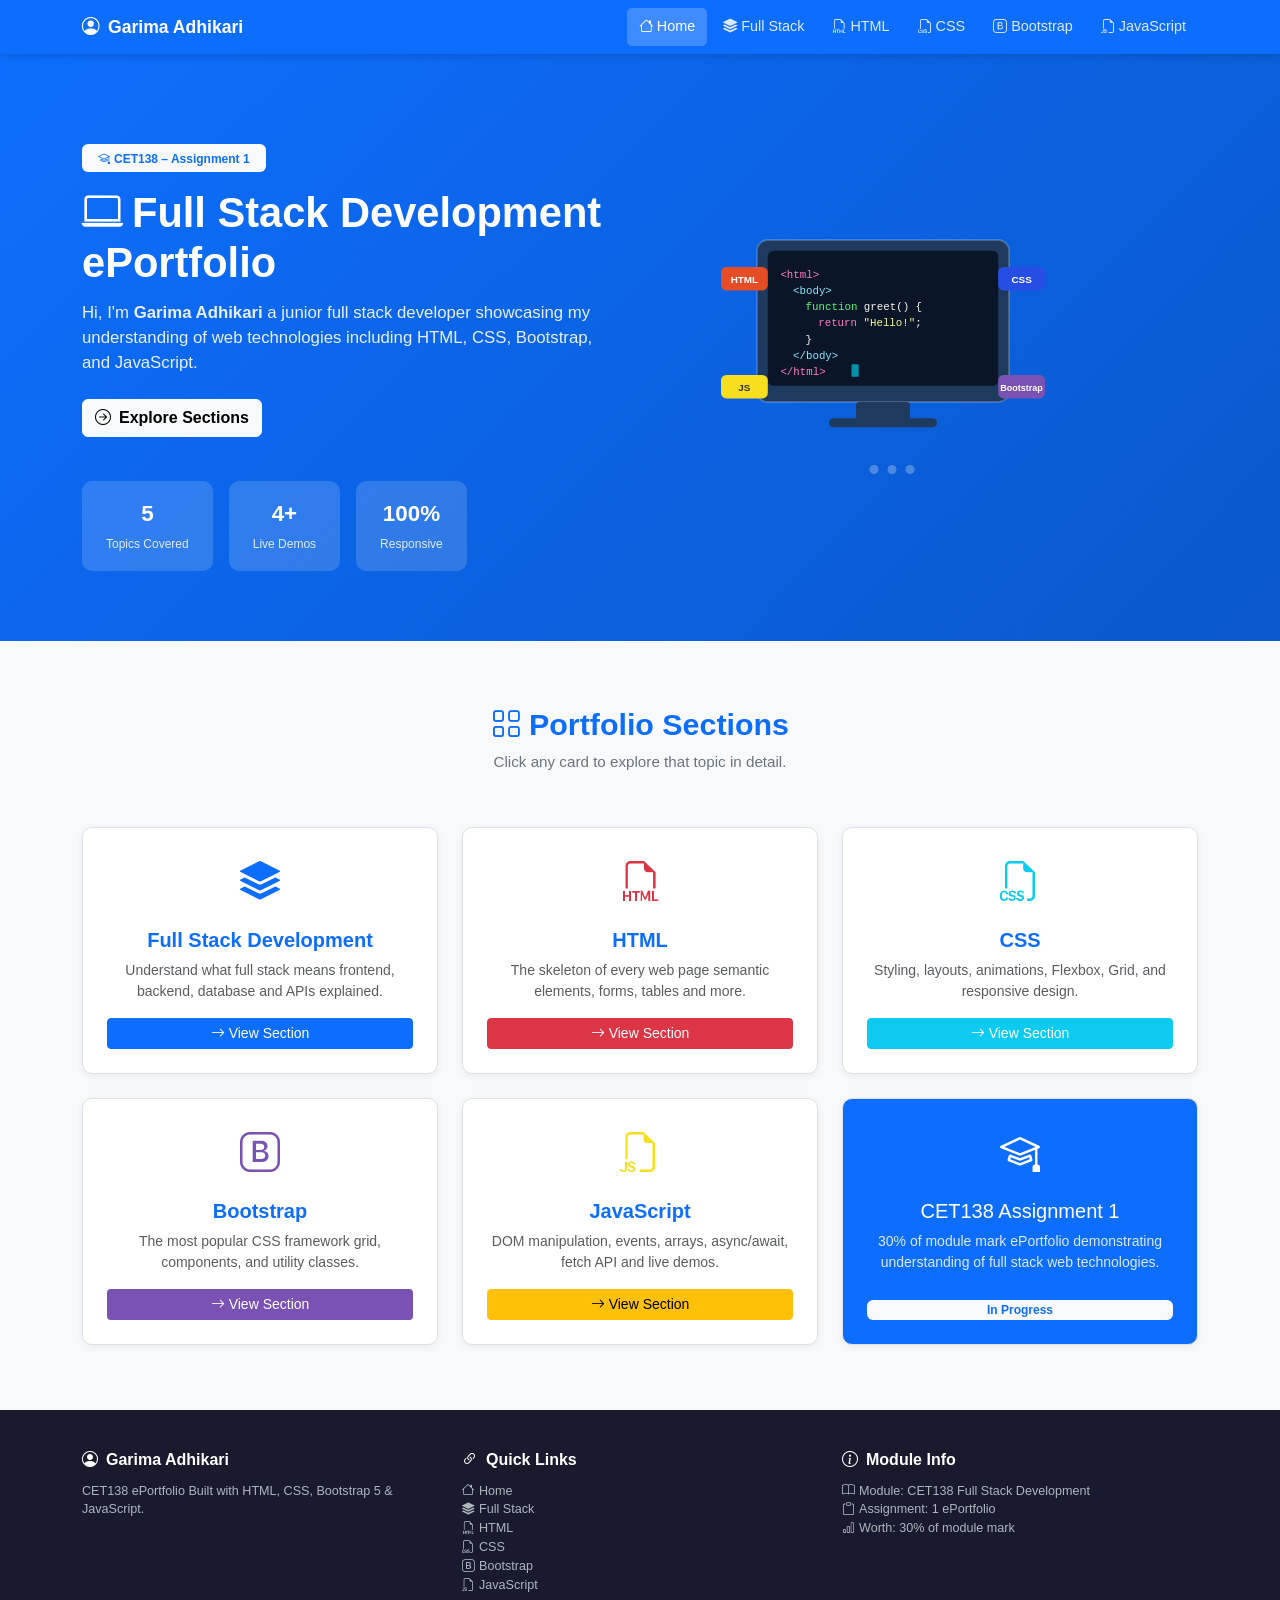
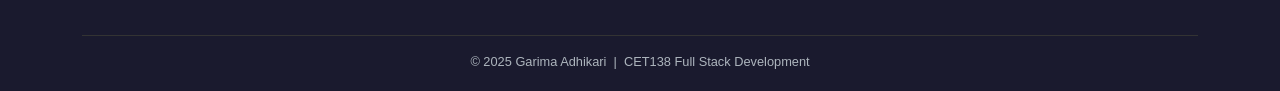
<file: index.html>
<!DOCTYPE html>
<html lang="en">
<head>
  <meta charset="UTF-8"/>
  <meta name="viewport" content="width=device-width, initial-scale=1.0"/>
  <title>Garima Adhikari – ePortfolio</title>
  <link href="https://cdn.jsdelivr.net/npm/bootstrap@5.3.3/dist/css/bootstrap.min.css" rel="stylesheet"/>
  <link href="https://cdn.jsdelivr.net/npm/bootstrap-icons@1.11.3/font/bootstrap-icons.min.css" rel="stylesheet"/>
  <link href="style.css" rel="stylesheet"/>
</head>
<body>

<!-- NAVBAR -->
<nav class="navbar navbar-expand-lg">
  <div class="container">
    <a class="navbar-brand fw-bold" href="index.html"><i class="bi bi-person-circle me-2"></i>Garima Adhikari</a>
    <button class="navbar-toggler border-0" type="button" data-bs-toggle="collapse" data-bs-target="#navLinks">
      <i class="bi bi-list text-white fs-4"></i>
    </button>
    <div class="collapse navbar-collapse" id="navLinks">
      <ul class="navbar-nav ms-auto gap-1">
        <li class="nav-item"><a class="nav-link active" href="index.html"><i class="bi bi-house me-1"></i>Home</a></li>
        <li class="nav-item"><a class="nav-link" href="fullstack.html"><i class="bi bi-stack me-1"></i>Full Stack</a></li>
        <li class="nav-item"><a class="nav-link" href="html.html"><i class="bi bi-filetype-html me-1"></i>HTML</a></li>
        <li class="nav-item"><a class="nav-link" href="css.html"><i class="bi bi-filetype-css me-1"></i>CSS</a></li>
        <li class="nav-item"><a class="nav-link" href="bootstrap.html"><i class="bi bi-bootstrap me-1"></i>Bootstrap</a></li>
        <li class="nav-item"><a class="nav-link" href="javascript.html"><i class="bi bi-filetype-js me-1"></i>JavaScript</a></li>
      </ul>
    </div>
  </div>
</nav>

<!-- HERO -->
<div class="hero">
  <div class="container">
    <div class="row align-items-center g-5">
      <div class="col-lg-6">
        <span class="badge bg-light text-primary mb-3 px-3 py-2"><i class="bi bi-mortarboard me-1"></i>CET138 – Assignment 1</span>
        <h1><i class="bi bi-laptop me-2"></i>Full Stack Development<br>ePortfolio</h1>
        <p>Hi, I'm <strong>Garima Adhikari</strong> a junior full stack developer showcasing my understanding of web technologies including HTML, CSS, Bootstrap, and JavaScript.</p>
        <div class="d-flex flex-wrap gap-3 mt-4">
          <a href="fullstack.html" class="btn btn-light fw-bold"><i class="bi bi-arrow-right-circle me-2"></i>Explore Sections</a>
        </div>
        <div class="row g-3 mt-2">
          <div class="col-auto"><div class="hero-stats text-center"><span>5</span><small>Topics Covered</small></div></div>
          <div class="col-auto"><div class="hero-stats text-center"><span>4+</span><small>Live Demos</small></div></div>
          <div class="col-auto"><div class="hero-stats text-center"><span>100%</span><small>Responsive</small></div></div>
        </div>
      </div>
      <div class="col-lg-5 text-center">
        <svg viewBox="0 0 400 320" xmlns="http://www.w3.org/2000/svg" style="max-width:360px;width:100%;">
          <rect x="60" y="30" width="280" height="180" rx="12" fill="#1e3a5f" stroke="#ffffff33" stroke-width="2"/>
          <rect x="72" y="42" width="256" height="150" rx="6" fill="#0a1628"/>
          <rect x="170" y="210" width="60" height="20" rx="4" fill="#1e3a5f"/>
          <rect x="140" y="228" width="120" height="10" rx="5" fill="#1e3a5f"/>
          <text x="86" y="72" font-family="monospace" font-size="12" fill="#ff79c6">&lt;html&gt;</text>
          <text x="100" y="90" font-family="monospace" font-size="12" fill="#8be9fd">&lt;body&gt;</text>
          <text x="114" y="108" font-family="monospace" font-size="12"><tspan fill="#50fa7b">function </tspan><tspan fill="#f8f8f2">greet() {</tspan></text>
          <text x="128" y="126" font-family="monospace" font-size="12"><tspan fill="#ff79c6">return </tspan><tspan fill="#f1fa8c">"Hello!"</tspan><tspan fill="#f8f8f2">;</tspan></text>
          <text x="114" y="144" font-family="monospace" font-size="12" fill="#f8f8f2">}</text>
          <text x="100" y="162" font-family="monospace" font-size="12" fill="#8be9fd">&lt;/body&gt;</text>
          <text x="86" y="180" font-family="monospace" font-size="12" fill="#ff79c6">&lt;/html&gt;</text>
          <rect x="165" y="168" width="8" height="14" rx="1" fill="#00e5ff">
            <animate attributeName="opacity" values="1;0;1" dur="1s" repeatCount="indefinite"/>
          </rect>
          <rect x="20" y="60" width="52" height="26" rx="6" fill="#e44d26"/>
          <text x="46" y="78" font-family="Arial" font-size="11" fill="white" text-anchor="middle" font-weight="bold">HTML</text>
          <rect x="328" y="60" width="52" height="26" rx="6" fill="#264de4"/>
          <text x="354" y="78" font-family="Arial" font-size="11" fill="white" text-anchor="middle" font-weight="bold">CSS</text>
          <rect x="20" y="180" width="52" height="26" rx="6" fill="#f7df1e"/>
          <text x="46" y="198" font-family="Arial" font-size="11" fill="#333" text-anchor="middle" font-weight="bold">JS</text>
          <rect x="328" y="180" width="52" height="26" rx="6" fill="#7952b3"/>
          <text x="354" y="198" font-family="Arial" font-size="10" fill="white" text-anchor="middle" font-weight="bold">Bootstrap</text>
          <circle cx="190" cy="285" r="5" fill="#ffffff44"/>
          <circle cx="210" cy="285" r="5" fill="#ffffff44"/>
          <circle cx="230" cy="285" r="5" fill="#ffffff44"/>
        </svg>
      </div>
    </div>
  </div>
</div>

<!-- SECTION CARDS -->
<section class="section">
  <div class="container">
    <h2 class="section-title text-center"><i class="bi bi-grid me-2"></i>Portfolio Sections</h2>
    <p class="section-subtitle text-center">Click any card to explore that topic in detail.</p>
    <div class="row g-4 mt-3">
      <div class="col-md-4">
        <div class="card p-4 text-center h-100">
          <i class="bi bi-stack fs-1 text-primary mb-3"></i>
          <h5 class="card-title">Full Stack Development</h5>
          <p class="card-text small text-muted">Understand what full stack means frontend, backend, database and APIs explained.</p>
          <a href="fullstack.html" class="btn btn-primary btn-sm mt-auto"><i class="bi bi-arrow-right me-1"></i>View Section</a>
        </div>
      </div>
      <div class="col-md-4">
        <div class="card p-4 text-center h-100">
          <i class="bi bi-filetype-html fs-1 text-danger mb-3"></i>
          <h5 class="card-title">HTML</h5>
          <p class="card-text small text-muted">The skeleton of every web page semantic elements, forms, tables and more.</p>
          <a href="html.html" class="btn btn-danger btn-sm mt-auto"><i class="bi bi-arrow-right me-1"></i>View Section</a>
        </div>
      </div>
      <div class="col-md-4">
        <div class="card p-4 text-center h-100">
          <i class="bi bi-filetype-css fs-1 text-info mb-3"></i>
          <h5 class="card-title">CSS</h5>
          <p class="card-text small text-muted">Styling, layouts, animations, Flexbox, Grid, and responsive design.</p>
          <a href="css.html" class="btn btn-info btn-sm mt-auto text-white"><i class="bi bi-arrow-right me-1"></i>View Section</a>
        </div>
      </div>
      <div class="col-md-4">
        <div class="card p-4 text-center h-100">
          <i class="bi bi-bootstrap fs-1 mb-3" style="color:#7952b3"></i>
          <h5 class="card-title">Bootstrap</h5>
          <p class="card-text small text-muted">The most popular CSS framework grid, components, and utility classes.</p>
          <a href="bootstrap.html" class="btn btn-sm mt-auto text-white" style="background:#7952b3"><i class="bi bi-arrow-right me-1"></i>View Section</a>
        </div>
      </div>
      <div class="col-md-4">
        <div class="card p-4 text-center h-100">
          <i class="bi bi-filetype-js fs-1 mb-3" style="color:#f7df1e"></i>
          <h5 class="card-title">JavaScript</h5>
          <p class="card-text small text-muted">DOM manipulation, events, arrays, async/await, fetch API and live demos.</p>
          <a href="javascript.html" class="btn btn-warning btn-sm mt-auto"><i class="bi bi-arrow-right me-1"></i>View Section</a>
        </div>
      </div>
      <div class="col-md-4">
        <div class="card p-4 text-center h-100 bg-primary text-white">
          <i class="bi bi-mortarboard fs-1 mb-3"></i>
          <h5>CET138 Assignment 1</h5>
          <p class="small" style="opacity:0.85;">30% of module mark ePortfolio demonstrating understanding of full stack web technologies.</p>
          <span class="badge bg-light text-primary mt-auto">In Progress</span>
        </div>
      </div>
    </div>
  </div>
</section>

<!-- FOOTER -->
<footer>
  <div class="container">
    <div class="row g-4">
      <div class="col-md-4">
        <h6><i class="bi bi-person-circle me-2"></i>Garima Adhikari</h6>
        <p class="small">CET138 ePortfolio  Built with HTML, CSS, Bootstrap 5 &amp; JavaScript.</p>
      </div>
      <div class="col-md-4">
        <h6><i class="bi bi-link-45deg me-2"></i>Quick Links</h6>
        <ul class="list-unstyled small">
          <li><a href="index.html"><i class="bi bi-house me-1"></i>Home</a></li>
          <li><a href="fullstack.html"><i class="bi bi-stack me-1"></i>Full Stack</a></li>
          <li><a href="html.html"><i class="bi bi-filetype-html me-1"></i>HTML</a></li>
          <li><a href="css.html"><i class="bi bi-filetype-css me-1"></i>CSS</a></li>
          <li><a href="bootstrap.html"><i class="bi bi-bootstrap me-1"></i>Bootstrap</a></li>
          <li><a href="javascript.html"><i class="bi bi-filetype-js me-1"></i>JavaScript</a></li>
        </ul>
      </div>
      <div class="col-md-4">
        <h6><i class="bi bi-info-circle me-2"></i>Module Info</h6>
        <ul class="list-unstyled small">
          <li><i class="bi bi-book me-1"></i>Module: CET138 Full Stack Development</li>
          <li><i class="bi bi-clipboard me-1"></i>Assignment: 1 ePortfolio</li>
          <li><i class="bi bi-bar-chart me-1"></i>Worth: 30% of module mark</li>
        </ul>
      </div>
    </div>
    <div class="footer-bottom">
      <p class="mb-0">&copy; 2025 Garima Adhikari &nbsp;|&nbsp; CET138 Full Stack Development</p>
    </div>
  </div>
</footer>

<button id="backToTop" onclick="window.scrollTo({top:0,behavior:'smooth'})"><i class="bi bi-arrow-up"></i></button>
<script src="https://cdn.jsdelivr.net/npm/bootstrap@5.3.3/dist/js/bootstrap.bundle.min.js"></script>
<script src="main.js"></script>
</body>
</html>
</file>
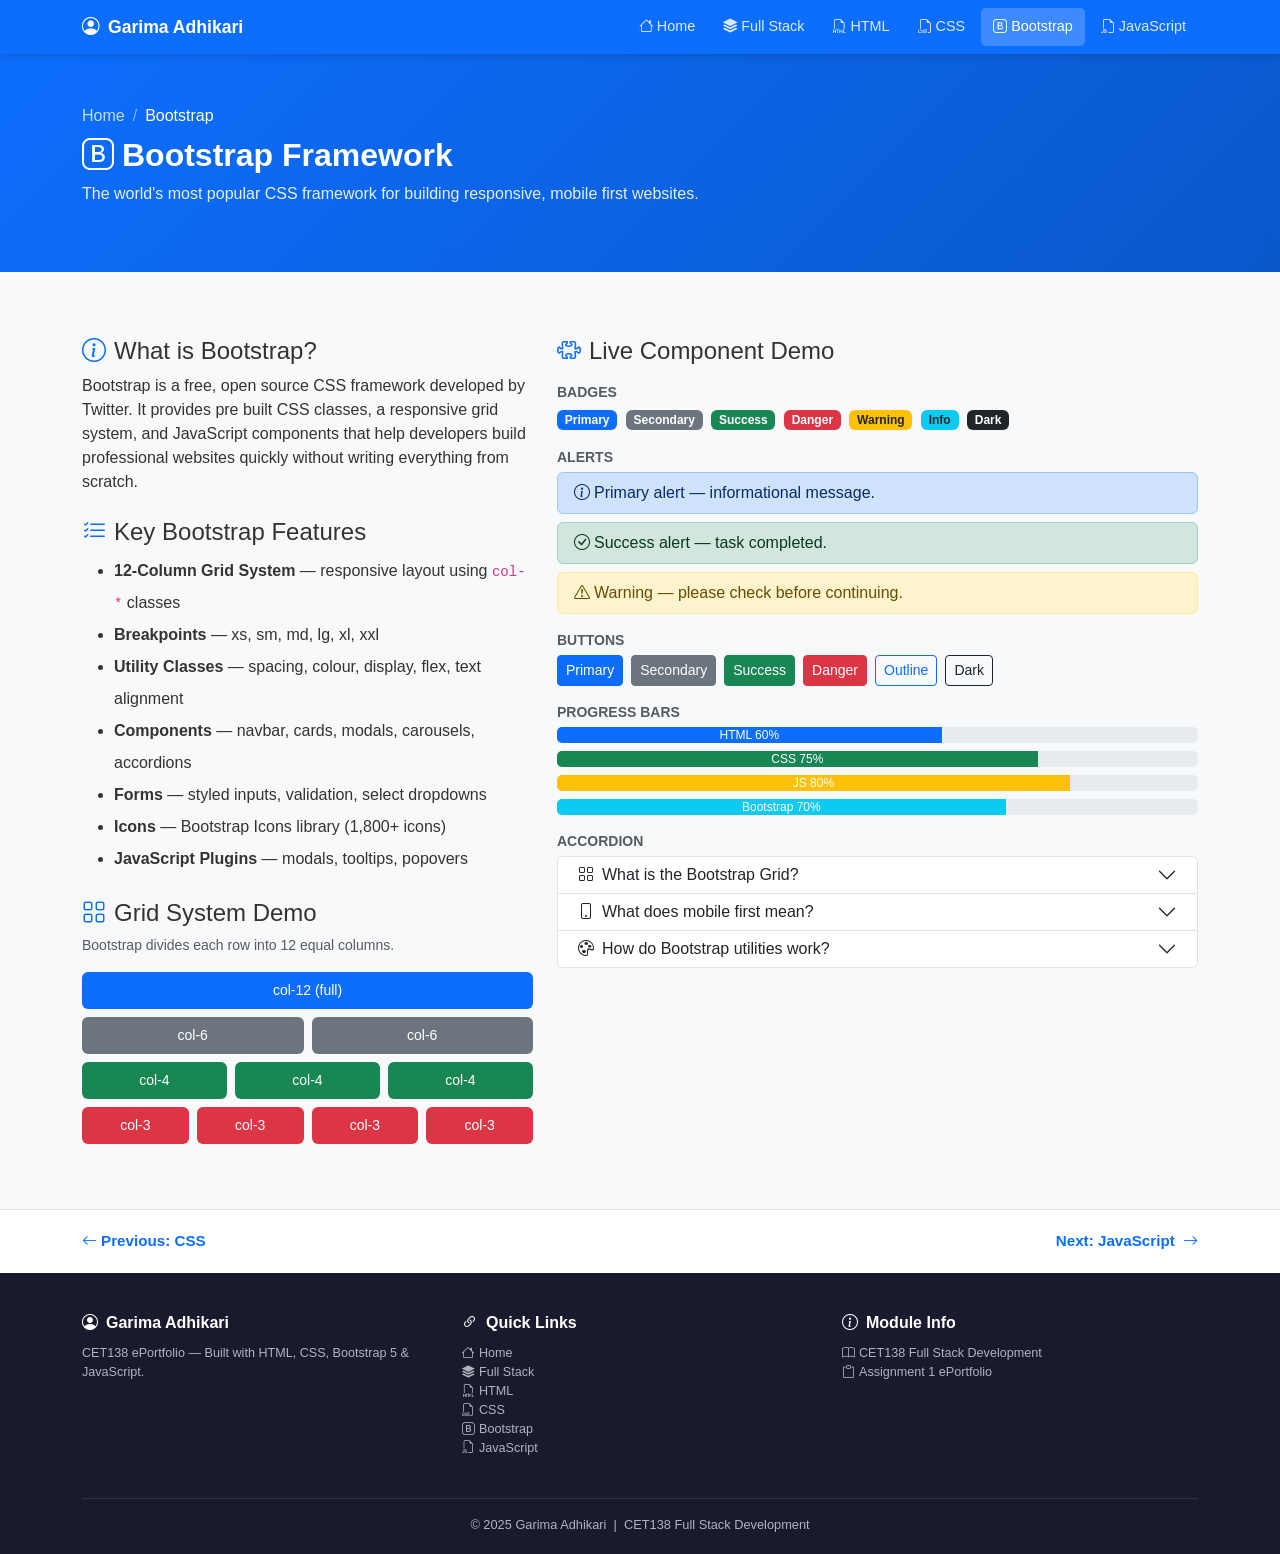
<file: bootstrap.html>
<!DOCTYPE html>
<html lang="en">
<head>
  <meta charset="UTF-8"/>
  <meta name="viewport" content="width=device-width, initial-scale=1.0"/>
  <title>Bootstrap – ePortfolio</title>
  <link href="https://cdn.jsdelivr.net/npm/bootstrap@5.3.3/dist/css/bootstrap.min.css" rel="stylesheet"/>
  <link href="https://cdn.jsdelivr.net/npm/bootstrap-icons@1.11.3/font/bootstrap-icons.min.css" rel="stylesheet"/>
  <link href="style.css" rel="stylesheet"/>
</head>
<body>

<!-- NAVBAR -->
<nav class="navbar navbar-expand-lg">
  <div class="container">
    <a class="navbar-brand fw-bold" href="index.html"><i class="bi bi-person-circle me-2"></i>Garima Adhikari</a>
    <button class="navbar-toggler border-0" type="button" data-bs-toggle="collapse" data-bs-target="#navLinks">
      <i class="bi bi-list text-white fs-4"></i>
    </button>
    <div class="collapse navbar-collapse" id="navLinks">
      <ul class="navbar-nav ms-auto gap-1">
        <li class="nav-item"><a class="nav-link" href="index.html"><i class="bi bi-house me-1"></i>Home</a></li>
        <li class="nav-item"><a class="nav-link" href="fullstack.html"><i class="bi bi-stack me-1"></i>Full Stack</a></li>
        <li class="nav-item"><a class="nav-link" href="html.html"><i class="bi bi-filetype-html me-1"></i>HTML</a></li>
        <li class="nav-item"><a class="nav-link" href="css.html"><i class="bi bi-filetype-css me-1"></i>CSS</a></li>
        <li class="nav-item"><a class="nav-link active" href="bootstrap.html"><i class="bi bi-bootstrap me-1"></i>Bootstrap</a></li>
        <li class="nav-item"><a class="nav-link" href="javascript.html"><i class="bi bi-filetype-js me-1"></i>JavaScript</a></li>
      </ul>
    </div>
  </div>
</nav>

<!-- PAGE HERO -->
<div class="page-hero">
  <div class="container">
    <nav aria-label="breadcrumb">
      <ol class="breadcrumb mb-2">
        <li class="breadcrumb-item"><a href="index.html">Home</a></li>
        <li class="breadcrumb-item active">Bootstrap</li>
      </ol>
    </nav>
    <h1><i class="bi bi-bootstrap me-2"></i>Bootstrap Framework</h1>
    <p>The world's most popular CSS framework for building responsive, mobile first websites.</p>
  </div>
</div>

<!-- CONTENT -->
<section class="section">
  <div class="container">
    <div class="row g-4">
      <div class="col-lg-5">
        <h4><i class="bi bi-info-circle text-primary me-2"></i>What is Bootstrap?</h4>
        <p>Bootstrap is a free, open source CSS framework developed by Twitter. It provides pre built CSS classes, a responsive grid system, and JavaScript components that help developers build professional websites quickly without writing everything from scratch.</p>

        <h4 class="mt-4"><i class="bi bi-list-check text-primary me-2"></i>Key Bootstrap Features</h4>
        <ul style="line-height:2;">
          <li><strong>12-Column Grid System</strong> — responsive layout using <code>col-*</code> classes</li>
          <li><strong>Breakpoints</strong> — xs, sm, md, lg, xl, xxl</li>
          <li><strong>Utility Classes</strong> — spacing, colour, display, flex, text alignment</li>
          <li><strong>Components</strong> — navbar, cards, modals, carousels, accordions</li>
          <li><strong>Forms</strong> — styled inputs, validation, select dropdowns</li>
          <li><strong>Icons</strong> — Bootstrap Icons library (1,800+ icons)</li>
          <li><strong>JavaScript Plugins</strong> — modals, tooltips, popovers</li>
        </ul>

        <h4 class="mt-4"><i class="bi bi-grid text-primary me-2"></i>Grid System Demo</h4>
        <p class="text-muted small">Bootstrap divides each row into 12 equal columns.</p>
        <div class="row g-2 text-center">
          <div class="col-12"><div class="bg-primary text-white p-2 rounded small">col-12 (full)</div></div>
          <div class="col-6"><div class="bg-secondary text-white p-2 rounded small">col-6</div></div>
          <div class="col-6"><div class="bg-secondary text-white p-2 rounded small">col-6</div></div>
          <div class="col-4"><div class="bg-success text-white p-2 rounded small">col-4</div></div>
          <div class="col-4"><div class="bg-success text-white p-2 rounded small">col-4</div></div>
          <div class="col-4"><div class="bg-success text-white p-2 rounded small">col-4</div></div>
          <div class="col-3"><div class="bg-danger text-white p-2 rounded small">col-3</div></div>
          <div class="col-3"><div class="bg-danger text-white p-2 rounded small">col-3</div></div>
          <div class="col-3"><div class="bg-danger text-white p-2 rounded small">col-3</div></div>
          <div class="col-3"><div class="bg-danger text-white p-2 rounded small">col-3</div></div>
        </div>
      </div>

      <div class="col-lg-7">
        <h4><i class="bi bi-puzzle text-primary me-2"></i>Live Component Demo</h4>

        <p class="fw-bold mt-3 mb-1 small text-muted text-uppercase">Badges</p>
        <div class="mb-3">
          <span class="badge bg-primary me-1">Primary</span>
          <span class="badge bg-secondary me-1">Secondary</span>
          <span class="badge bg-success me-1">Success</span>
          <span class="badge bg-danger me-1">Danger</span>
          <span class="badge bg-warning text-dark me-1">Warning</span>
          <span class="badge bg-info text-dark me-1">Info</span>
          <span class="badge bg-dark">Dark</span>
        </div>

        <p class="fw-bold mb-1 small text-muted text-uppercase">Alerts</p>
        <div class="alert alert-primary py-2 mb-2"><i class="bi bi-info-circle me-1"></i>Primary alert — informational message.</div>
        <div class="alert alert-success py-2 mb-2"><i class="bi bi-check-circle me-1"></i>Success alert — task completed.</div>
        <div class="alert alert-warning py-2 mb-3"><i class="bi bi-exclamation-triangle me-1"></i>Warning — please check before continuing.</div>

        <p class="fw-bold mb-1 small text-muted text-uppercase">Buttons</p>
        <div class="d-flex flex-wrap gap-2 mb-3">
          <button class="btn btn-primary btn-sm">Primary</button>
          <button class="btn btn-secondary btn-sm">Secondary</button>
          <button class="btn btn-success btn-sm">Success</button>
          <button class="btn btn-danger btn-sm">Danger</button>
          <button class="btn btn-outline-primary btn-sm">Outline</button>
          <button class="btn btn-outline-dark btn-sm">Dark</button>
        </div>

        <p class="fw-bold mb-1 small text-muted text-uppercase">Progress Bars</p>
        <div class="progress mb-2" style="height:16px;"><div class="progress-bar bg-primary" style="width:60%">HTML 60%</div></div>
        <div class="progress mb-2" style="height:16px;"><div class="progress-bar bg-success" style="width:75%">CSS 75%</div></div>
        <div class="progress mb-2" style="height:16px;"><div class="progress-bar bg-warning" style="width:80%">JS 80%</div></div>
        <div class="progress mb-3" style="height:16px;"><div class="progress-bar bg-info" style="width:70%">Bootstrap 70%</div></div>

        <p class="fw-bold mb-1 small text-muted text-uppercase">Accordion</p>
        <div class="accordion" id="bsAccordion">
          <div class="accordion-item">
            <h2 class="accordion-header">
              <button class="accordion-button collapsed py-2" type="button" data-bs-toggle="collapse" data-bs-target="#acc1">
                <i class="bi bi-grid me-2"></i>What is the Bootstrap Grid?
              </button>
            </h2>
            <div id="acc1" class="accordion-collapse collapse" data-bs-parent="#bsAccordion">
              <div class="accordion-body small">The Bootstrap grid system uses containers, rows, and columns to layout content. It's built with Flexbox and is fully responsive.</div>
            </div>
          </div>
          <div class="accordion-item">
            <h2 class="accordion-header">
              <button class="accordion-button collapsed py-2" type="button" data-bs-toggle="collapse" data-bs-target="#acc2">
                <i class="bi bi-phone me-2"></i>What does mobile first mean?
              </button>
            </h2>
            <div id="acc2" class="accordion-collapse collapse" data-bs-parent="#bsAccordion">
              <div class="accordion-body small">Mobile first means styles are written for small screens first, then enhanced for larger screens using media queries. Bootstrap's grid classes like <code>col-sm-6</code> follow this approach.</div>
            </div>
          </div>
          <div class="accordion-item">
            <h2 class="accordion-header">
              <button class="accordion-button collapsed py-2" type="button" data-bs-toggle="collapse" data-bs-target="#acc3">
                <i class="bi bi-palette me-2"></i>How do Bootstrap utilities work?
              </button>
            </h2>
            <div id="acc3" class="accordion-collapse collapse" data-bs-parent="#bsAccordion">
              <div class="accordion-body small">Bootstrap utility classes let you apply styling directly in HTML without writing custom CSS. Examples: <code>mt-3</code> (margin-top), <code>text-center</code>, <code>d-flex</code>, <code>bg-primary</code>, <code>fw-bold</code>.</div>
            </div>
          </div>
        </div>
      </div>
    </div>
  </div>
</section>

<!-- PAGE NAV -->
<div class="page-nav">
  <div class="container d-flex justify-content-between">
    <a href="css.html"><i class="bi bi-arrow-left me-1"></i>Previous: CSS</a>
    <a href="javascript.html">Next: JavaScript <i class="bi bi-arrow-right ms-1"></i></a>
  </div>
</div>

<!-- FOOTER -->
<footer>
  <div class="container">
    <div class="row g-4">
      <div class="col-md-4"><h6><i class="bi bi-person-circle me-2"></i>Garima Adhikari</h6><p class="small">CET138 ePortfolio — Built with HTML, CSS, Bootstrap 5 &amp; JavaScript.</p></div>
      <div class="col-md-4">
        <h6><i class="bi bi-link-45deg me-2"></i>Quick Links</h6>
        <ul class="list-unstyled small">
          <li><a href="index.html"><i class="bi bi-house me-1"></i>Home</a></li>
          <li><a href="fullstack.html"><i class="bi bi-stack me-1"></i>Full Stack</a></li>
          <li><a href="html.html"><i class="bi bi-filetype-html me-1"></i>HTML</a></li>
          <li><a href="css.html"><i class="bi bi-filetype-css me-1"></i>CSS</a></li>
          <li><a href="bootstrap.html"><i class="bi bi-bootstrap me-1"></i>Bootstrap</a></li>
          <li><a href="javascript.html"><i class="bi bi-filetype-js me-1"></i>JavaScript</a></li>
        </ul>
      </div>
      <div class="col-md-4"><h6><i class="bi bi-info-circle me-2"></i>Module Info</h6><ul class="list-unstyled small"><li><i class="bi bi-book me-1"></i>CET138 Full Stack Development</li><li><i class="bi bi-clipboard me-1"></i>Assignment 1 ePortfolio</li></ul></div>
    </div>
    <div class="footer-bottom"><p class="mb-0">&copy; 2025 Garima Adhikari &nbsp;|&nbsp; CET138 Full Stack Development</p></div>
  </div>
</footer>

<button id="backToTop" onclick="window.scrollTo({top:0,behavior:'smooth'})"><i class="bi bi-arrow-up"></i></button>
<script src="https://cdn.jsdelivr.net/npm/bootstrap@5.3.3/dist/js/bootstrap.bundle.min.js"></script>
<script src="main.js"></script>
</body>
</html>
</file>
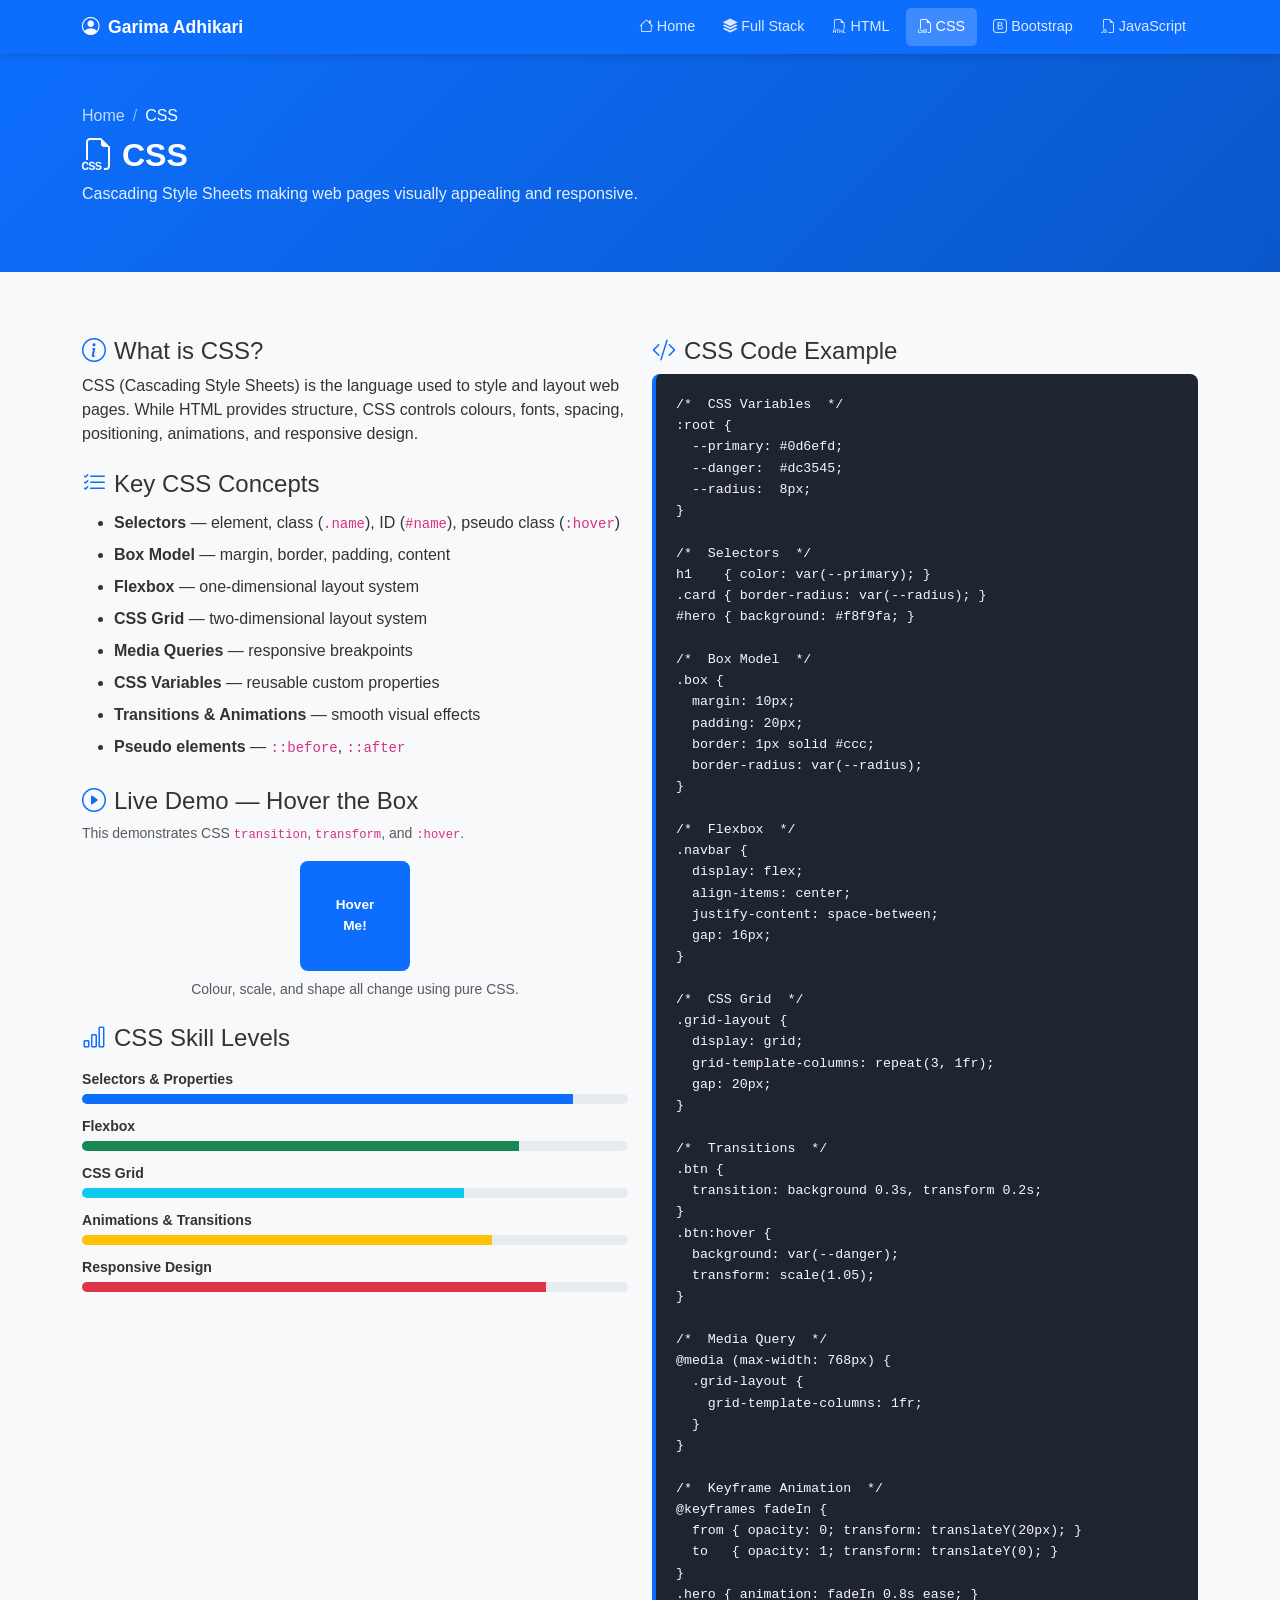
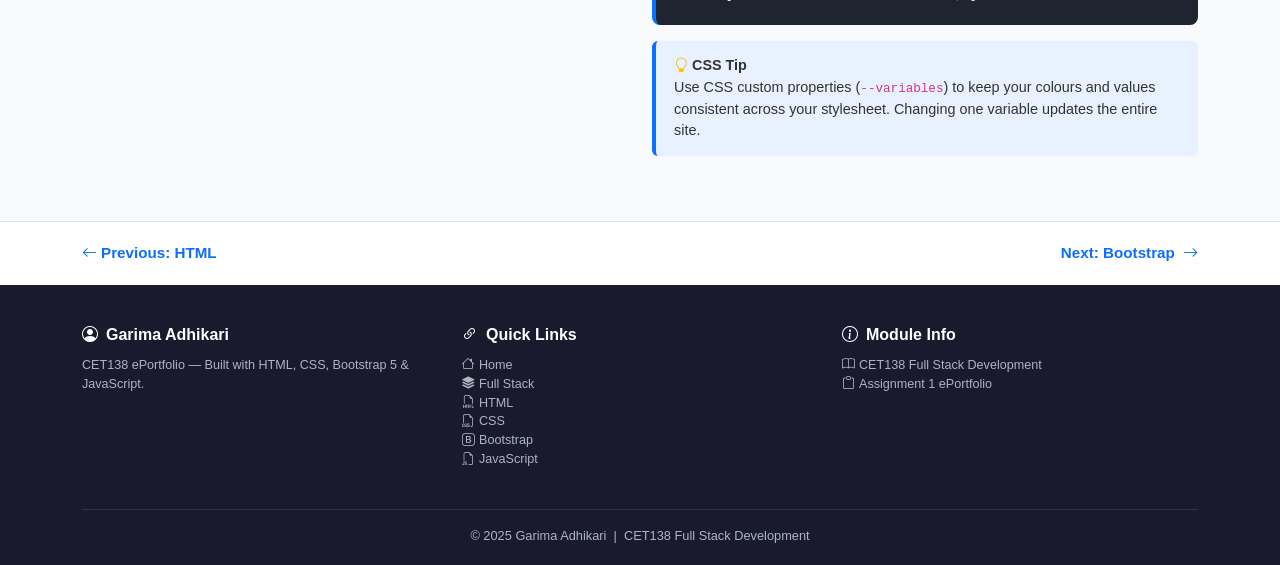
<file: css.html>
<!DOCTYPE html>
<html lang="en">
<head>
  <meta charset="UTF-8"/>
  <meta name="viewport" content="width=device-width, initial-scale=1.0"/>
  <title>CSS – ePortfolio</title>
  <link href="https://cdn.jsdelivr.net/npm/bootstrap@5.3.3/dist/css/bootstrap.min.css" rel="stylesheet"/>
  <link href="https://cdn.jsdelivr.net/npm/bootstrap-icons@1.11.3/font/bootstrap-icons.min.css" rel="stylesheet"/>
  <link href="style.css" rel="stylesheet"/>
</head>
<body>

<!-- NAVBAR -->
<nav class="navbar navbar-expand-lg">
  <div class="container">
    <a class="navbar-brand fw-bold" href="index.html"><i class="bi bi-person-circle me-2"></i>Garima Adhikari</a>
    <button class="navbar-toggler border-0" type="button" data-bs-toggle="collapse" data-bs-target="#navLinks">
      <i class="bi bi-list text-white fs-4"></i>
    </button>
    <div class="collapse navbar-collapse" id="navLinks">
      <ul class="navbar-nav ms-auto gap-1">
        <li class="nav-item"><a class="nav-link" href="index.html"><i class="bi bi-house me-1"></i>Home</a></li>
        <li class="nav-item"><a class="nav-link" href="fullstack.html"><i class="bi bi-stack me-1"></i>Full Stack</a></li>
        <li class="nav-item"><a class="nav-link" href="html.html"><i class="bi bi-filetype-html me-1"></i>HTML</a></li>
        <li class="nav-item"><a class="nav-link active" href="css.html"><i class="bi bi-filetype-css me-1"></i>CSS</a></li>
        <li class="nav-item"><a class="nav-link" href="bootstrap.html"><i class="bi bi-bootstrap me-1"></i>Bootstrap</a></li>
        <li class="nav-item"><a class="nav-link" href="javascript.html"><i class="bi bi-filetype-js me-1"></i>JavaScript</a></li>
      </ul>
    </div>
  </div>
</nav>

<!-- PAGE HERO -->
<div class="page-hero">
  <div class="container">
    <nav aria-label="breadcrumb">
      <ol class="breadcrumb mb-2">
        <li class="breadcrumb-item"><a href="index.html">Home</a></li>
        <li class="breadcrumb-item active">CSS</li>
      </ol>
    </nav>
    <h1><i class="bi bi-filetype-css me-2"></i>CSS</h1>
    <p>Cascading Style Sheets making web pages visually appealing and responsive.</p>
  </div>
</div>

<!-- CONTENT -->
<section class="section">
  <div class="container">
    <div class="row g-4">
      <div class="col-lg-6">
        <h4><i class="bi bi-info-circle text-primary me-2"></i>What is CSS?</h4>
        <p>CSS (Cascading Style Sheets) is the language used to style and layout web pages. While HTML provides structure, CSS controls colours, fonts, spacing, positioning, animations, and responsive design.</p>

        <h4 class="mt-4"><i class="bi bi-list-check text-primary me-2"></i>Key CSS Concepts</h4>
        <ul style="line-height:2;">
          <li><strong>Selectors</strong> — element, class (<code>.name</code>), ID (<code>#name</code>), pseudo class (<code>:hover</code>)</li>
          <li><strong>Box Model</strong> — margin, border, padding, content</li>
          <li><strong>Flexbox</strong> — one-dimensional layout system</li>
          <li><strong>CSS Grid</strong> — two-dimensional layout system</li>
          <li><strong>Media Queries</strong> — responsive breakpoints</li>
          <li><strong>CSS Variables</strong> — reusable custom properties</li>
          <li><strong>Transitions &amp; Animations</strong> — smooth visual effects</li>
          <li><strong>Pseudo elements</strong> — <code>::before</code>, <code>::after</code></li>
        </ul>

        <h4 class="mt-4"><i class="bi bi-play-circle text-primary me-2"></i>Live Demo — Hover the Box</h4>
        <p class="text-muted small">This demonstrates CSS <code>transition</code>, <code>transform</code>, and <code>:hover</code>.</p>
        <div class="d-flex justify-content-center mt-2">
          <div class="css-box">Hover<br>Me!</div>
        </div>
        <p class="text-muted small text-center mt-2">Colour, scale, and shape all change using pure CSS.</p>

        <h4 class="mt-4"><i class="bi bi-bar-chart text-primary me-2"></i>CSS Skill Levels</h4>
        <div class="mt-3">
          <div class="skill-name">Selectors &amp; Properties</div>
          <div class="progress"><div class="progress-bar bg-primary" style="width:90%"></div></div>
          <div class="skill-name">Flexbox</div>
          <div class="progress"><div class="progress-bar bg-success" style="width:80%"></div></div>
          <div class="skill-name">CSS Grid</div>
          <div class="progress"><div class="progress-bar bg-info" style="width:70%"></div></div>
          <div class="skill-name">Animations &amp; Transitions</div>
          <div class="progress"><div class="progress-bar bg-warning" style="width:75%"></div></div>
          <div class="skill-name">Responsive Design</div>
          <div class="progress"><div class="progress-bar bg-danger" style="width:85%"></div></div>
        </div>
      </div>

      <div class="col-lg-6">
        <h4><i class="bi bi-code-slash text-primary me-2"></i>CSS Code Example</h4>
        <pre>/*  CSS Variables  */
:root {
  --primary: #0d6efd;
  --danger:  #dc3545;
  --radius:  8px;
}

/*  Selectors  */
h1    { color: var(--primary); }
.card { border-radius: var(--radius); }
#hero { background: #f8f9fa; }

/*  Box Model  */
.box {
  margin: 10px;
  padding: 20px;
  border: 1px solid #ccc;
  border-radius: var(--radius);
}

/*  Flexbox  */
.navbar {
  display: flex;
  align-items: center;
  justify-content: space-between;
  gap: 16px;
}

/*  CSS Grid  */
.grid-layout {
  display: grid;
  grid-template-columns: repeat(3, 1fr);
  gap: 20px;
}

/*  Transitions  */
.btn {
  transition: background 0.3s, transform 0.2s;
}
.btn:hover {
  background: var(--danger);
  transform: scale(1.05);
}

/*  Media Query  */
@media (max-width: 768px) {
  .grid-layout {
    grid-template-columns: 1fr;
  }
}

/*  Keyframe Animation  */
@keyframes fadeIn {
  from { opacity: 0; transform: translateY(20px); }
  to   { opacity: 1; transform: translateY(0); }
}
.hero { animation: fadeIn 0.8s ease; }</pre>

        <div class="info-box mt-3">
          <strong><i class="bi bi-lightbulb text-warning me-1"></i>CSS Tip</strong><br/>
          Use CSS custom properties (<code>--variables</code>) to keep your colours and values consistent across your stylesheet. Changing one variable updates the entire site.
        </div>
      </div>
    </div>
  </div>
</section>

<!-- PAGE NAV -->
<div class="page-nav">
  <div class="container d-flex justify-content-between">
    <a href="html.html"><i class="bi bi-arrow-left me-1"></i>Previous: HTML</a>
    <a href="bootstrap.html">Next: Bootstrap <i class="bi bi-arrow-right ms-1"></i></a>
  </div>
</div>

<!-- FOOTER -->
<footer>
  <div class="container">
    <div class="row g-4">
      <div class="col-md-4"><h6><i class="bi bi-person-circle me-2"></i>Garima Adhikari</h6><p class="small">CET138 ePortfolio — Built with HTML, CSS, Bootstrap 5 &amp; JavaScript.</p></div>
      <div class="col-md-4">
        <h6><i class="bi bi-link-45deg me-2"></i>Quick Links</h6>
        <ul class="list-unstyled small">
          <li><a href="index.html"><i class="bi bi-house me-1"></i>Home</a></li>
          <li><a href="fullstack.html"><i class="bi bi-stack me-1"></i>Full Stack</a></li>
          <li><a href="html.html"><i class="bi bi-filetype-html me-1"></i>HTML</a></li>
          <li><a href="css.html"><i class="bi bi-filetype-css me-1"></i>CSS</a></li>
          <li><a href="bootstrap.html"><i class="bi bi-bootstrap me-1"></i>Bootstrap</a></li>
          <li><a href="javascript.html"><i class="bi bi-filetype-js me-1"></i>JavaScript</a></li>
        </ul>
      </div>
      <div class="col-md-4"><h6><i class="bi bi-info-circle me-2"></i>Module Info</h6><ul class="list-unstyled small"><li><i class="bi bi-book me-1"></i>CET138 Full Stack Development</li><li><i class="bi bi-clipboard me-1"></i>Assignment 1 ePortfolio</li></ul></div>
    </div>
    <div class="footer-bottom"><p class="mb-0">&copy; 2025 Garima Adhikari &nbsp;|&nbsp; CET138 Full Stack Development</p></div>
  </div>
</footer>

<button id="backToTop" onclick="window.scrollTo({top:0,behavior:'smooth'})"><i class="bi bi-arrow-up"></i></button>
<script src="https://cdn.jsdelivr.net/npm/bootstrap@5.3.3/dist/js/bootstrap.bundle.min.js"></script>
<script src="main.js"></script>
</body>
</html>
</file>
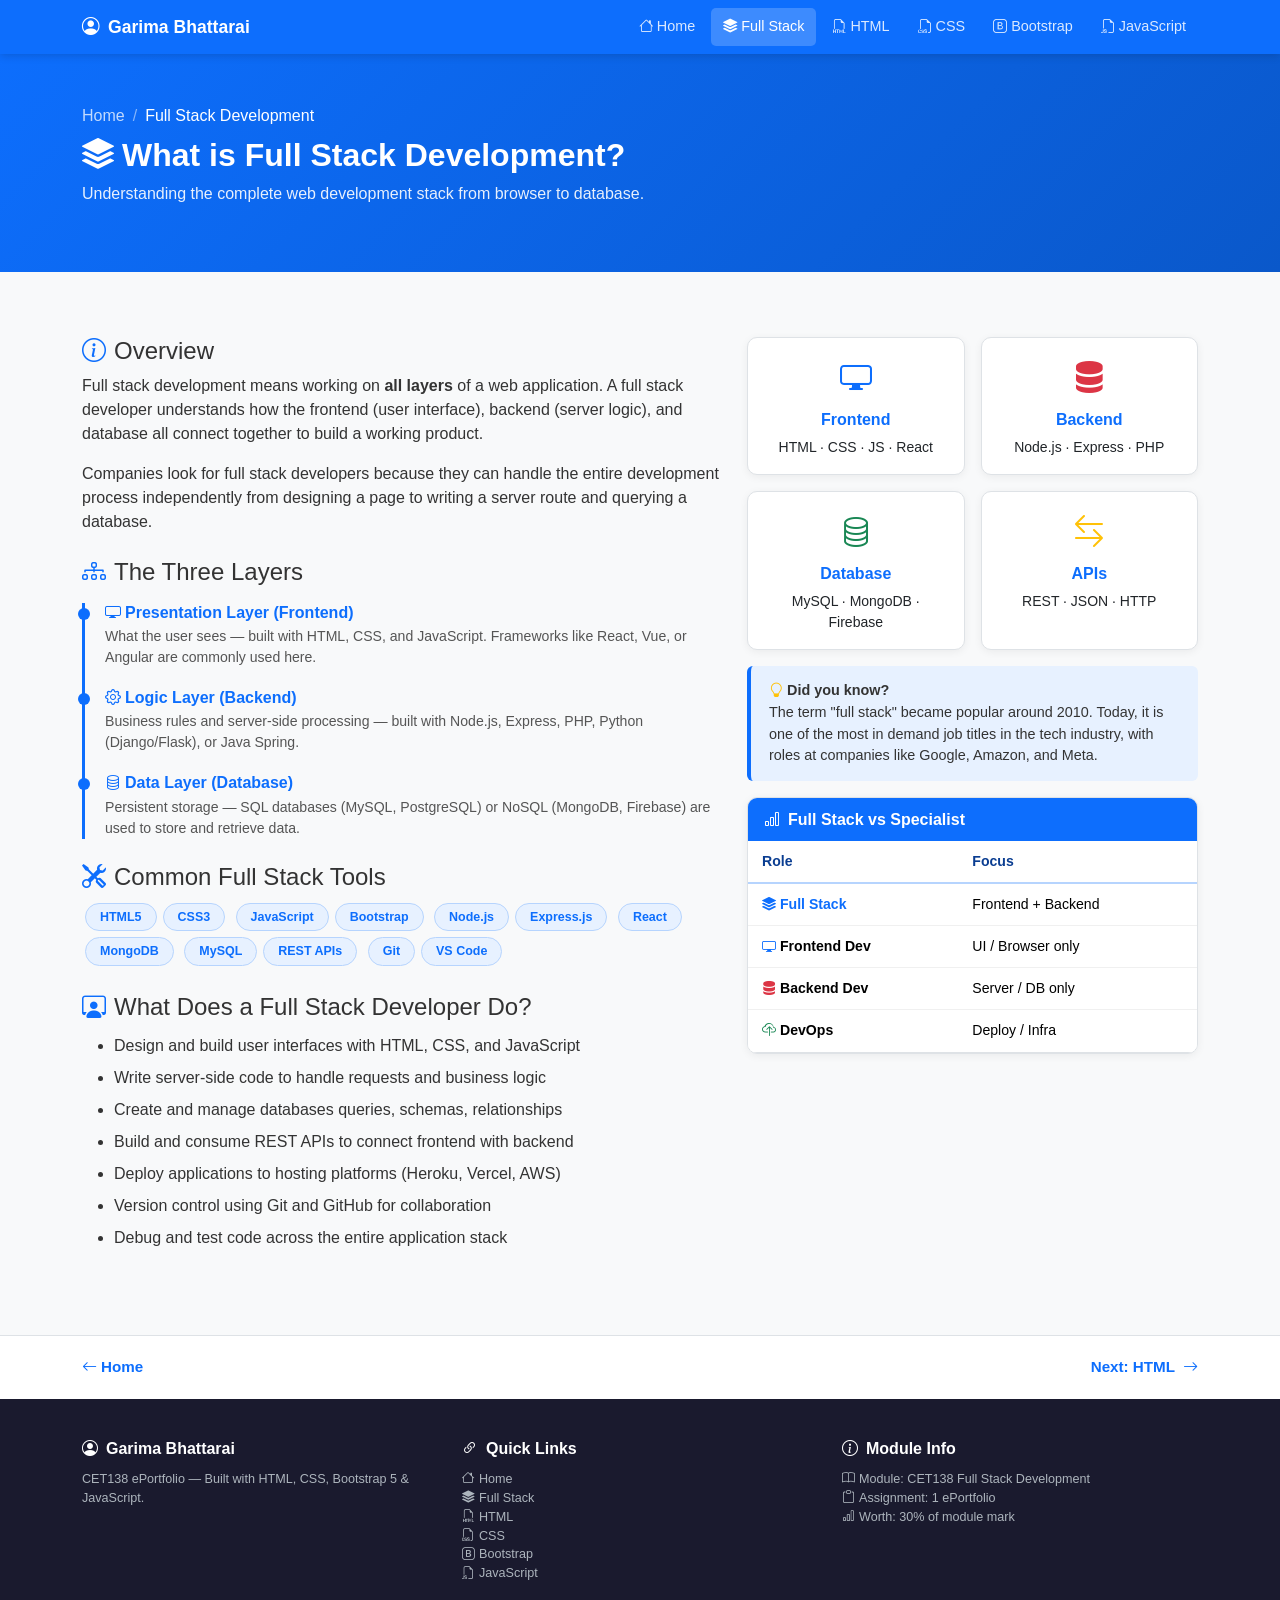
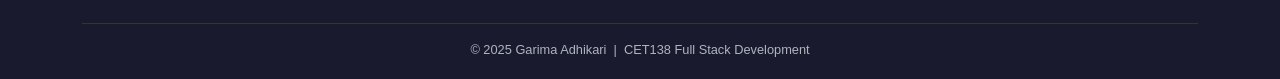
<file: fullstack.html>
<!DOCTYPE html>
<html lang="en">
<head>
  <meta charset="UTF-8"/>
  <meta name="viewport" content="width=device-width, initial-scale=1.0"/>
  <title>Full Stack Development – ePortfolio</title>
  <link href="https://cdn.jsdelivr.net/npm/bootstrap@5.3.3/dist/css/bootstrap.min.css" rel="stylesheet"/>
  <link href="https://cdn.jsdelivr.net/npm/bootstrap-icons@1.11.3/font/bootstrap-icons.min.css" rel="stylesheet"/>
  <link href="style.css" rel="stylesheet"/>
</head>
<body>

<!-- NAVBAR -->
<nav class="navbar navbar-expand-lg">
  <div class="container">
    <a class="navbar-brand fw-bold" href="index.html"><i class="bi bi-person-circle me-2"></i>Garima Bhattarai</a>
    <button class="navbar-toggler border-0" type="button" data-bs-toggle="collapse" data-bs-target="#navLinks">
      <i class="bi bi-list text-white fs-4"></i>
    </button>
    <div class="collapse navbar-collapse" id="navLinks">
      <ul class="navbar-nav ms-auto gap-1">
        <li class="nav-item"><a class="nav-link" href="index.html"><i class="bi bi-house me-1"></i>Home</a></li>
        <li class="nav-item"><a class="nav-link active" href="fullstack.html"><i class="bi bi-stack me-1"></i>Full Stack</a></li>
        <li class="nav-item"><a class="nav-link" href="html.html"><i class="bi bi-filetype-html me-1"></i>HTML</a></li>
        <li class="nav-item"><a class="nav-link" href="css.html"><i class="bi bi-filetype-css me-1"></i>CSS</a></li>
        <li class="nav-item"><a class="nav-link" href="bootstrap.html"><i class="bi bi-bootstrap me-1"></i>Bootstrap</a></li>
        <li class="nav-item"><a class="nav-link" href="javascript.html"><i class="bi bi-filetype-js me-1"></i>JavaScript</a></li>
      </ul>
    </div>
  </div>
</nav>

<!-- PAGE HERO -->
<div class="page-hero">
  <div class="container">
    <nav aria-label="breadcrumb">
      <ol class="breadcrumb mb-2">
        <li class="breadcrumb-item"><a href="index.html">Home</a></li>
        <li class="breadcrumb-item active">Full Stack Development</li>
      </ol>
    </nav>
    <h1><i class="bi bi-stack me-2"></i>What is Full Stack Development?</h1>
    <p>Understanding the complete web development stack from browser to database.</p>
  </div>
</div>

<!-- CONTENT -->
<section class="section">
  <div class="container">
    <div class="row g-4">
      <div class="col-lg-7">
        <h4><i class="bi bi-info-circle text-primary me-2"></i>Overview</h4>
        <p>Full stack development means working on <strong>all layers</strong> of a web application. A full stack developer understands how the frontend (user interface), backend (server logic), and database all connect together to build a working product.</p>
        <p class="mt-3">Companies look for full stack developers because they can handle the entire development process independently from designing a page to writing a server route and querying a database.</p>

        <h4 class="mt-4"><i class="bi bi-diagram-3 text-primary me-2"></i>The Three Layers</h4>
        <div class="timeline mt-3">
          <div class="timeline-item">
            <h6><i class="bi bi-display me-1"></i>Presentation Layer (Frontend)</h6>
            <p>What the user sees — built with HTML, CSS, and JavaScript. Frameworks like React, Vue, or Angular are commonly used here.</p>
          </div>
          <div class="timeline-item">
            <h6><i class="bi bi-gear me-1"></i>Logic Layer (Backend)</h6>
            <p>Business rules and server-side processing — built with Node.js, Express, PHP, Python (Django/Flask), or Java Spring.</p>
          </div>
          <div class="timeline-item">
            <h6><i class="bi bi-database me-1"></i>Data Layer (Database)</h6>
            <p>Persistent storage — SQL databases (MySQL, PostgreSQL) or NoSQL (MongoDB, Firebase) are used to store and retrieve data.</p>
          </div>
        </div>

        <h4 class="mt-4"><i class="bi bi-tools text-primary me-2"></i>Common Full Stack Tools</h4>
        <div class="mt-2">
          <span class="topic-badge">HTML5</span><span class="topic-badge">CSS3</span>
          <span class="topic-badge">JavaScript</span><span class="topic-badge">Bootstrap</span>
          <span class="topic-badge">Node.js</span><span class="topic-badge">Express.js</span>
          <span class="topic-badge">React</span><span class="topic-badge">MongoDB</span>
          <span class="topic-badge">MySQL</span><span class="topic-badge">REST APIs</span>
          <span class="topic-badge">Git</span><span class="topic-badge">VS Code</span>
        </div>

        <h4 class="mt-4"><i class="bi bi-person-workspace text-primary me-2"></i>What Does a Full Stack Developer Do?</h4>
        <ul style="line-height:2;">
          <li>Design and build user interfaces with HTML, CSS, and JavaScript</li>
          <li>Write server-side code to handle requests and business logic</li>
          <li>Create and manage databases queries, schemas, relationships</li>
          <li>Build and consume REST APIs to connect frontend with backend</li>
          <li>Deploy applications to hosting platforms (Heroku, Vercel, AWS)</li>
          <li>Version control using Git and GitHub for collaboration</li>
          <li>Debug and test code across the entire application stack</li>
        </ul>
      </div>

      <div class="col-lg-5">
        <div class="row g-3">
          <div class="col-6">
            <div class="card p-3 text-center">
              <i class="bi bi-display fs-2 text-primary mb-2"></i>
              <h6 class="card-title">Frontend</h6>
              <p class="card-text small">HTML · CSS · JS · React</p>
            </div>
          </div>
          <div class="col-6">
            <div class="card p-3 text-center">
              <i class="bi bi-server fs-2 text-danger mb-2"></i>
              <h6 class="card-title">Backend</h6>
              <p class="card-text small">Node.js · Express · PHP</p>
            </div>
          </div>
          <div class="col-6">
            <div class="card p-3 text-center">
              <i class="bi bi-database fs-2 text-success mb-2"></i>
              <h6 class="card-title">Database</h6>
              <p class="card-text small">MySQL · MongoDB · Firebase</p>
            </div>
          </div>
          <div class="col-6">
            <div class="card p-3 text-center">
              <i class="bi bi-arrow-left-right fs-2 text-warning mb-2"></i>
              <h6 class="card-title">APIs</h6>
              <p class="card-text small">REST · JSON · HTTP</p>
            </div>
          </div>
        </div>

        <div class="info-box mt-3">
          <strong><i class="bi bi-lightbulb text-warning me-1"></i>Did you know?</strong><br/>
          The term "full stack" became popular around 2010. Today, it is one of the most in demand job titles in the tech industry, with roles at companies like Google, Amazon, and Meta.
        </div>

        <div class="mt-3" style="border:1px solid #dee2e6; border-radius:10px; overflow:hidden; box-shadow:0 2px 8px rgba(0,0,0,0.06);">
          <div style="background:#0d6efd; padding:12px 16px;">
            <h6 class="mb-0 text-white fw-bold"><i class="bi bi-bar-chart me-2"></i>Full Stack vs Specialist</h6>
          </div>
          <table class="table table-sm mb-0" style="font-size:0.88rem;">
            <thead style="background:#e7f1ff;">
              <tr>
                <th style="padding:10px 14px; color:#0a3d91; border-bottom:2px solid #b6d4fe;">Role</th>
                <th style="padding:10px 14px; color:#0a3d91; border-bottom:2px solid #b6d4fe;">Focus</th>
              </tr>
            </thead>
            <tbody>
              <tr style="background:#fff;">
                <td style="padding:10px 14px; font-weight:600; color:#0d6efd; border-bottom:1px solid #f0f0f0;"><i class="bi bi-stack me-1"></i>Full Stack</td>
                <td style="padding:10px 14px; border-bottom:1px solid #f0f0f0;">Frontend + Backend</td>
              </tr>
              <tr style="background:#fafafa;">
                <td style="padding:10px 14px; font-weight:600; border-bottom:1px solid #f0f0f0;"><i class="bi bi-display me-1 text-primary"></i>Frontend Dev</td>
                <td style="padding:10px 14px; border-bottom:1px solid #f0f0f0;">UI / Browser only</td>
              </tr>
              <tr style="background:#fff;">
                <td style="padding:10px 14px; font-weight:600; border-bottom:1px solid #f0f0f0;"><i class="bi bi-server me-1 text-danger"></i>Backend Dev</td>
                <td style="padding:10px 14px; border-bottom:1px solid #f0f0f0;">Server / DB only</td>
              </tr>
              <tr style="background:#fafafa;">
                <td style="padding:10px 14px; font-weight:600;"><i class="bi bi-cloud-upload me-1 text-success"></i>DevOps</td>
                <td style="padding:10px 14px;">Deploy / Infra</td>
              </tr>
            </tbody>
          </table>
        </div>
      </div>
    </div>
  </div>
</section>

<!-- PAGE NAV -->
<div class="page-nav">
  <div class="container d-flex justify-content-between">
    <a href="index.html"><i class="bi bi-arrow-left me-1"></i>Home</a>
    <a href="html.html">Next: HTML <i class="bi bi-arrow-right ms-1"></i></a>
  </div>
</div>

<!-- FOOTER -->
<footer>
  <div class="container">
    <div class="row g-4">
      <div class="col-md-4">
        <h6><i class="bi bi-person-circle me-2"></i>Garima Bhattarai</h6>
        <p class="small">CET138 ePortfolio — Built with HTML, CSS, Bootstrap 5 &amp; JavaScript.</p>
      </div>
      <div class="col-md-4">
        <h6><i class="bi bi-link-45deg me-2"></i>Quick Links</h6>
        <ul class="list-unstyled small">
          <li><a href="index.html"><i class="bi bi-house me-1"></i>Home</a></li>
          <li><a href="fullstack.html"><i class="bi bi-stack me-1"></i>Full Stack</a></li>
          <li><a href="html.html"><i class="bi bi-filetype-html me-1"></i>HTML</a></li>
          <li><a href="css.html"><i class="bi bi-filetype-css me-1"></i>CSS</a></li>
          <li><a href="bootstrap.html"><i class="bi bi-bootstrap me-1"></i>Bootstrap</a></li>
          <li><a href="javascript.html"><i class="bi bi-filetype-js me-1"></i>JavaScript</a></li>
        </ul>
      </div>
      <div class="col-md-4">
        <h6><i class="bi bi-info-circle me-2"></i>Module Info</h6>
        <ul class="list-unstyled small">
          <li><i class="bi bi-book me-1"></i>Module: CET138 Full Stack Development</li>
          <li><i class="bi bi-clipboard me-1"></i>Assignment: 1 ePortfolio</li>
          <li><i class="bi bi-bar-chart me-1"></i>Worth: 30% of module mark</li>
        </ul>
      </div>
    </div>
    <div class="footer-bottom"><p class="mb-0">&copy; 2025 Garima Adhikari &nbsp;|&nbsp; CET138 Full Stack Development</p></div>
  </div>
</footer>

<button id="backToTop" onclick="window.scrollTo({top:0,behavior:'smooth'})"><i class="bi bi-arrow-up"></i></button>
<script src="https://cdn.jsdelivr.net/npm/bootstrap@5.3.3/dist/js/bootstrap.bundle.min.js"></script>
<script src="main.js"></script>
</body>
</html>
</file>
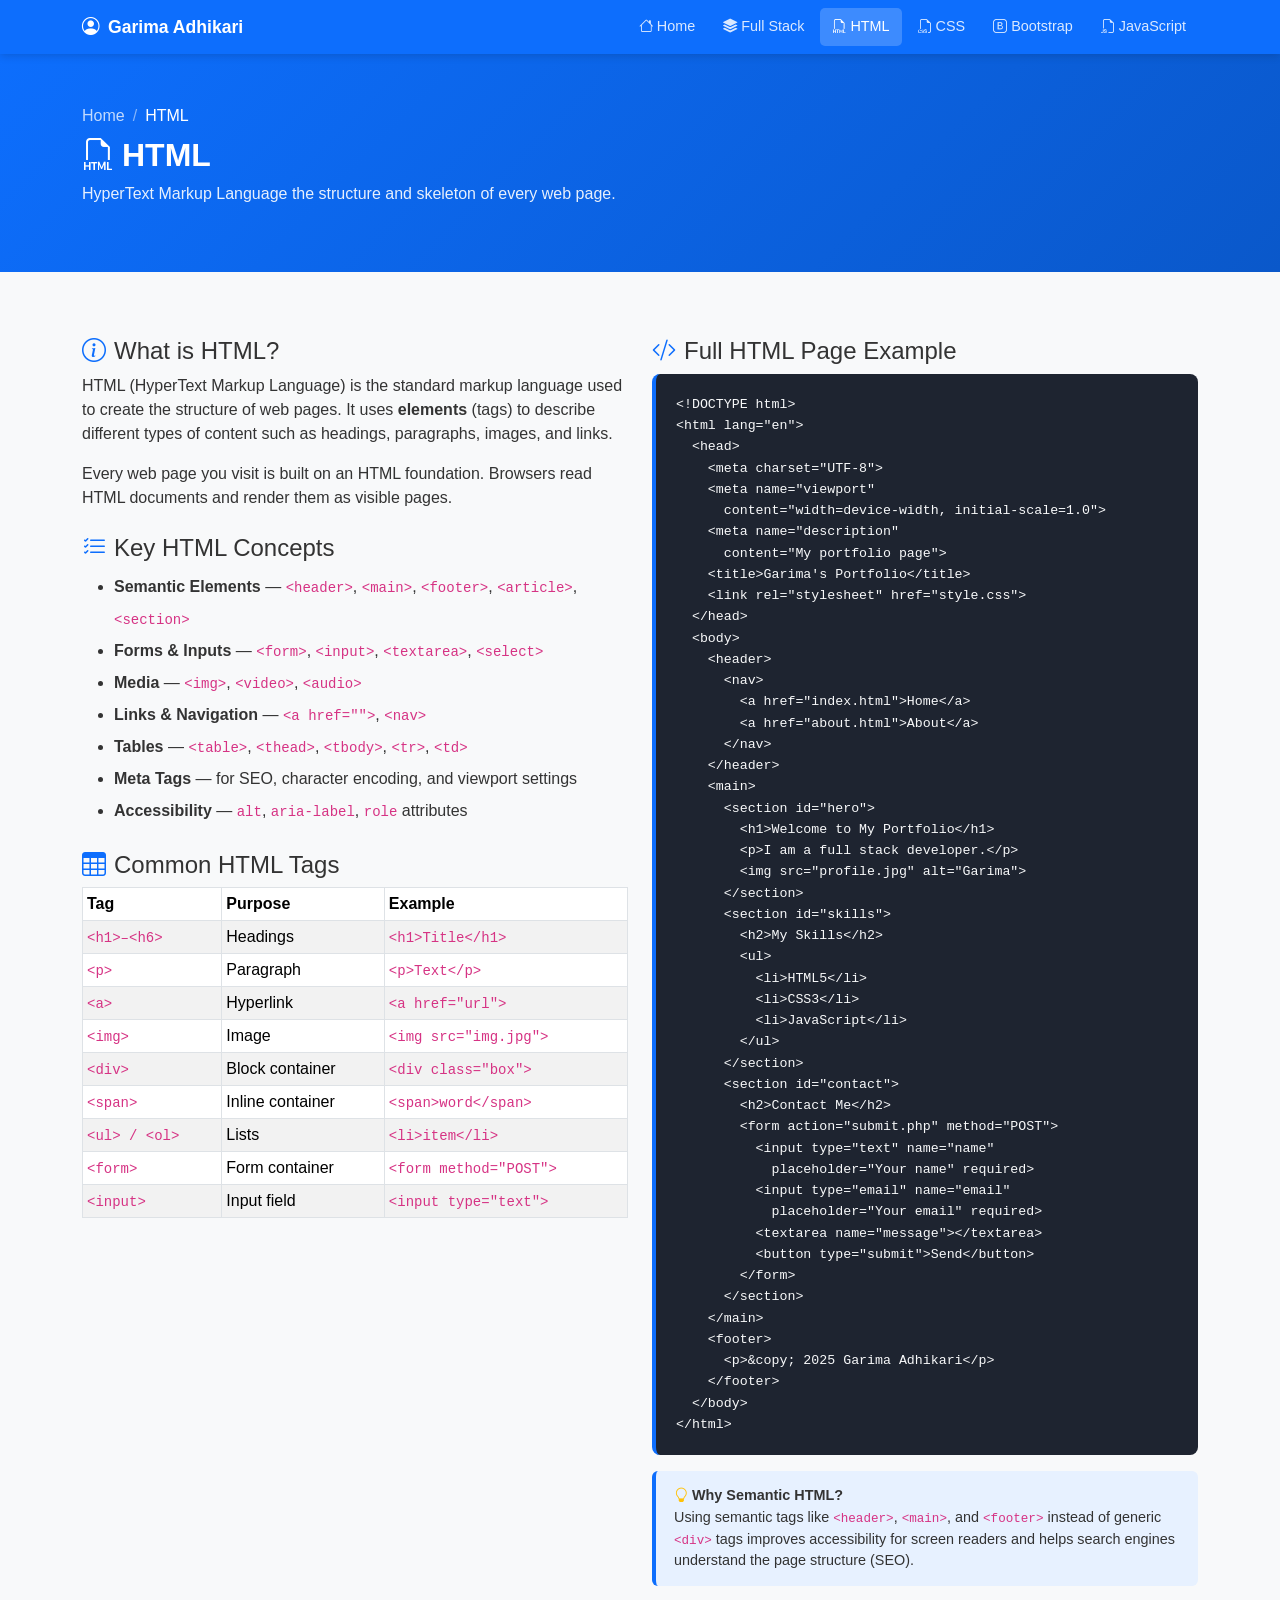
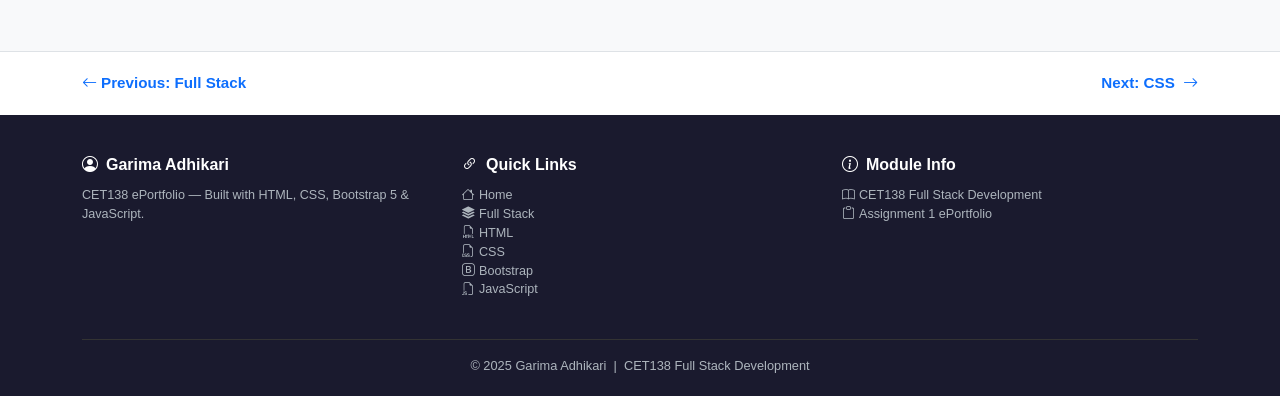
<file: html.html>
<!DOCTYPE html>
<html lang="en">
<head>
  <meta charset="UTF-8"/>
  <meta name="viewport" content="width=device-width, initial-scale=1.0"/>
  <title>HTML – ePortfolio</title>
  <link href="https://cdn.jsdelivr.net/npm/bootstrap@5.3.3/dist/css/bootstrap.min.css" rel="stylesheet"/>
  <link href="https://cdn.jsdelivr.net/npm/bootstrap-icons@1.11.3/font/bootstrap-icons.min.css" rel="stylesheet"/>
  <link href="style.css" rel="stylesheet"/>
</head>
<body>

<!-- NAVBAR -->
<nav class="navbar navbar-expand-lg">
  <div class="container">
    <a class="navbar-brand fw-bold" href="index.html"><i class="bi bi-person-circle me-2"></i>Garima Adhikari</a>
    <button class="navbar-toggler border-0" type="button" data-bs-toggle="collapse" data-bs-target="#navLinks">
      <i class="bi bi-list text-white fs-4"></i>
    </button>
    <div class="collapse navbar-collapse" id="navLinks">
      <ul class="navbar-nav ms-auto gap-1">
        <li class="nav-item"><a class="nav-link" href="index.html"><i class="bi bi-house me-1"></i>Home</a></li>
        <li class="nav-item"><a class="nav-link" href="fullstack.html"><i class="bi bi-stack me-1"></i>Full Stack</a></li>
        <li class="nav-item"><a class="nav-link active" href="html.html"><i class="bi bi-filetype-html me-1"></i>HTML</a></li>
        <li class="nav-item"><a class="nav-link" href="css.html"><i class="bi bi-filetype-css me-1"></i>CSS</a></li>
        <li class="nav-item"><a class="nav-link" href="bootstrap.html"><i class="bi bi-bootstrap me-1"></i>Bootstrap</a></li>
        <li class="nav-item"><a class="nav-link" href="javascript.html"><i class="bi bi-filetype-js me-1"></i>JavaScript</a></li>
      </ul>
    </div>
  </div>
</nav>

<!-- PAGE HERO -->
<div class="page-hero">
  <div class="container">
    <nav aria-label="breadcrumb">
      <ol class="breadcrumb mb-2">
        <li class="breadcrumb-item"><a href="index.html">Home</a></li>
        <li class="breadcrumb-item active">HTML</li>
      </ol>
    </nav>
    <h1><i class="bi bi-filetype-html me-2"></i>HTML</h1>
    <p>HyperText Markup Language the structure and skeleton of every web page.</p>
  </div>
</div>

<!-- CONTENT -->
<section class="section">
  <div class="container">
    <div class="row g-4">
      <div class="col-lg-6">
        <h4><i class="bi bi-info-circle text-primary me-2"></i>What is HTML?</h4>
        <p>HTML (HyperText Markup Language) is the standard markup language used to create the structure of web pages. It uses <strong>elements</strong> (tags) to describe different types of content such as headings, paragraphs, images, and links.</p>
        <p class="mt-2">Every web page you visit is built on an HTML foundation. Browsers read HTML documents and render them as visible pages.</p>

        <h4 class="mt-4"><i class="bi bi-list-check text-primary me-2"></i>Key HTML Concepts</h4>
        <ul class="mt-2" style="line-height:2;">
          <li><strong>Semantic Elements</strong> — <code>&lt;header&gt;</code>, <code>&lt;main&gt;</code>, <code>&lt;footer&gt;</code>, <code>&lt;article&gt;</code>, <code>&lt;section&gt;</code></li>
          <li><strong>Forms &amp; Inputs</strong> — <code>&lt;form&gt;</code>, <code>&lt;input&gt;</code>, <code>&lt;textarea&gt;</code>, <code>&lt;select&gt;</code></li>
          <li><strong>Media</strong> — <code>&lt;img&gt;</code>, <code>&lt;video&gt;</code>, <code>&lt;audio&gt;</code></li>
          <li><strong>Links &amp; Navigation</strong> — <code>&lt;a href=""&gt;</code>, <code>&lt;nav&gt;</code></li>
          <li><strong>Tables</strong> — <code>&lt;table&gt;</code>, <code>&lt;thead&gt;</code>, <code>&lt;tbody&gt;</code>, <code>&lt;tr&gt;</code>, <code>&lt;td&gt;</code></li>
          <li><strong>Meta Tags</strong> — for SEO, character encoding, and viewport settings</li>
          <li><strong>Accessibility</strong> — <code>alt</code>, <code>aria-label</code>, <code>role</code> attributes</li>
        </ul>

        <h4 class="mt-4"><i class="bi bi-table text-primary me-2"></i>Common HTML Tags</h4>
        <table class="table table-bordered table-striped table-sm mt-2">
          <thead><tr><th>Tag</th><th>Purpose</th><th>Example</th></tr></thead>
          <tbody>
            <tr><td><code>&lt;h1&gt;–&lt;h6&gt;</code></td><td>Headings</td><td><code>&lt;h1&gt;Title&lt;/h1&gt;</code></td></tr>
            <tr><td><code>&lt;p&gt;</code></td><td>Paragraph</td><td><code>&lt;p&gt;Text&lt;/p&gt;</code></td></tr>
            <tr><td><code>&lt;a&gt;</code></td><td>Hyperlink</td><td><code>&lt;a href="url"&gt;</code></td></tr>
            <tr><td><code>&lt;img&gt;</code></td><td>Image</td><td><code>&lt;img src="img.jpg"&gt;</code></td></tr>
            <tr><td><code>&lt;div&gt;</code></td><td>Block container</td><td><code>&lt;div class="box"&gt;</code></td></tr>
            <tr><td><code>&lt;span&gt;</code></td><td>Inline container</td><td><code>&lt;span&gt;word&lt;/span&gt;</code></td></tr>
            <tr><td><code>&lt;ul&gt; / &lt;ol&gt;</code></td><td>Lists</td><td><code>&lt;li&gt;item&lt;/li&gt;</code></td></tr>
            <tr><td><code>&lt;form&gt;</code></td><td>Form container</td><td><code>&lt;form method="POST"&gt;</code></td></tr>
            <tr><td><code>&lt;input&gt;</code></td><td>Input field</td><td><code>&lt;input type="text"&gt;</code></td></tr>
          </tbody>
        </table>
      </div>

      <div class="col-lg-6">
        <h4><i class="bi bi-code-slash text-primary me-2"></i>Full HTML Page Example</h4>
        <pre>&lt;!DOCTYPE html&gt;
&lt;html lang="en"&gt;
  &lt;head&gt;
    &lt;meta charset="UTF-8"&gt;
    &lt;meta name="viewport"
      content="width=device-width, initial-scale=1.0"&gt;
    &lt;meta name="description"
      content="My portfolio page"&gt;
    &lt;title&gt;Garima's Portfolio&lt;/title&gt;
    &lt;link rel="stylesheet" href="style.css"&gt;
  &lt;/head&gt;
  &lt;body&gt;
    &lt;header&gt;
      &lt;nav&gt;
        &lt;a href="index.html"&gt;Home&lt;/a&gt;
        &lt;a href="about.html"&gt;About&lt;/a&gt;
      &lt;/nav&gt;
    &lt;/header&gt;
    &lt;main&gt;
      &lt;section id="hero"&gt;
        &lt;h1&gt;Welcome to My Portfolio&lt;/h1&gt;
        &lt;p&gt;I am a full stack developer.&lt;/p&gt;
        &lt;img src="profile.jpg" alt="Garima"&gt;
      &lt;/section&gt;
      &lt;section id="skills"&gt;
        &lt;h2&gt;My Skills&lt;/h2&gt;
        &lt;ul&gt;
          &lt;li&gt;HTML5&lt;/li&gt;
          &lt;li&gt;CSS3&lt;/li&gt;
          &lt;li&gt;JavaScript&lt;/li&gt;
        &lt;/ul&gt;
      &lt;/section&gt;
      &lt;section id="contact"&gt;
        &lt;h2&gt;Contact Me&lt;/h2&gt;
        &lt;form action="submit.php" method="POST"&gt;
          &lt;input type="text" name="name"
            placeholder="Your name" required&gt;
          &lt;input type="email" name="email"
            placeholder="Your email" required&gt;
          &lt;textarea name="message"&gt;&lt;/textarea&gt;
          &lt;button type="submit"&gt;Send&lt;/button&gt;
        &lt;/form&gt;
      &lt;/section&gt;
    &lt;/main&gt;
    &lt;footer&gt;
      &lt;p&gt;&amp;copy; 2025 Garima Adhikari&lt;/p&gt;
    &lt;/footer&gt;
  &lt;/body&gt;
&lt;/html&gt;</pre>

        <div class="info-box mt-3">
          <strong><i class="bi bi-lightbulb text-warning me-1"></i>Why Semantic HTML?</strong><br/>
          Using semantic tags like <code>&lt;header&gt;</code>, <code>&lt;main&gt;</code>, and <code>&lt;footer&gt;</code> instead of generic <code>&lt;div&gt;</code> tags improves accessibility for screen readers and helps search engines understand the page structure (SEO).
        </div>
      </div>
    </div>
  </div>
</section>

<!-- PAGE NAV -->
<div class="page-nav">
  <div class="container d-flex justify-content-between">
    <a href="fullstack.html"><i class="bi bi-arrow-left me-1"></i>Previous: Full Stack</a>
    <a href="css.html">Next: CSS <i class="bi bi-arrow-right ms-1"></i></a>
  </div>
</div>

<!-- FOOTER -->
<footer>
  <div class="container">
    <div class="row g-4">
      <div class="col-md-4"><h6><i class="bi bi-person-circle me-2"></i>Garima Adhikari</h6><p class="small">CET138 ePortfolio — Built with HTML, CSS, Bootstrap 5 &amp; JavaScript.</p></div>
      <div class="col-md-4">
        <h6><i class="bi bi-link-45deg me-2"></i>Quick Links</h6>
        <ul class="list-unstyled small">
          <li><a href="index.html"><i class="bi bi-house me-1"></i>Home</a></li>
          <li><a href="fullstack.html"><i class="bi bi-stack me-1"></i>Full Stack</a></li>
          <li><a href="html.html"><i class="bi bi-filetype-html me-1"></i>HTML</a></li>
          <li><a href="css.html"><i class="bi bi-filetype-css me-1"></i>CSS</a></li>
          <li><a href="bootstrap.html"><i class="bi bi-bootstrap me-1"></i>Bootstrap</a></li>
          <li><a href="javascript.html"><i class="bi bi-filetype-js me-1"></i>JavaScript</a></li>
        </ul>
      </div>
      <div class="col-md-4"><h6><i class="bi bi-info-circle me-2"></i>Module Info</h6><ul class="list-unstyled small"><li><i class="bi bi-book me-1"></i>CET138 Full Stack Development</li><li><i class="bi bi-clipboard me-1"></i>Assignment 1 ePortfolio</li></ul></div>
    </div>
    <div class="footer-bottom"><p class="mb-0">&copy; 2025 Garima Adhikari &nbsp;|&nbsp; CET138 Full Stack Development</p></div>
  </div>
</footer>

<button id="backToTop" onclick="window.scrollTo({top:0,behavior:'smooth'})"><i class="bi bi-arrow-up"></i></button>
<script src="https://cdn.jsdelivr.net/npm/bootstrap@5.3.3/dist/js/bootstrap.bundle.min.js"></script>
<script src="main.js"></script>
</body>
</html>
</file>
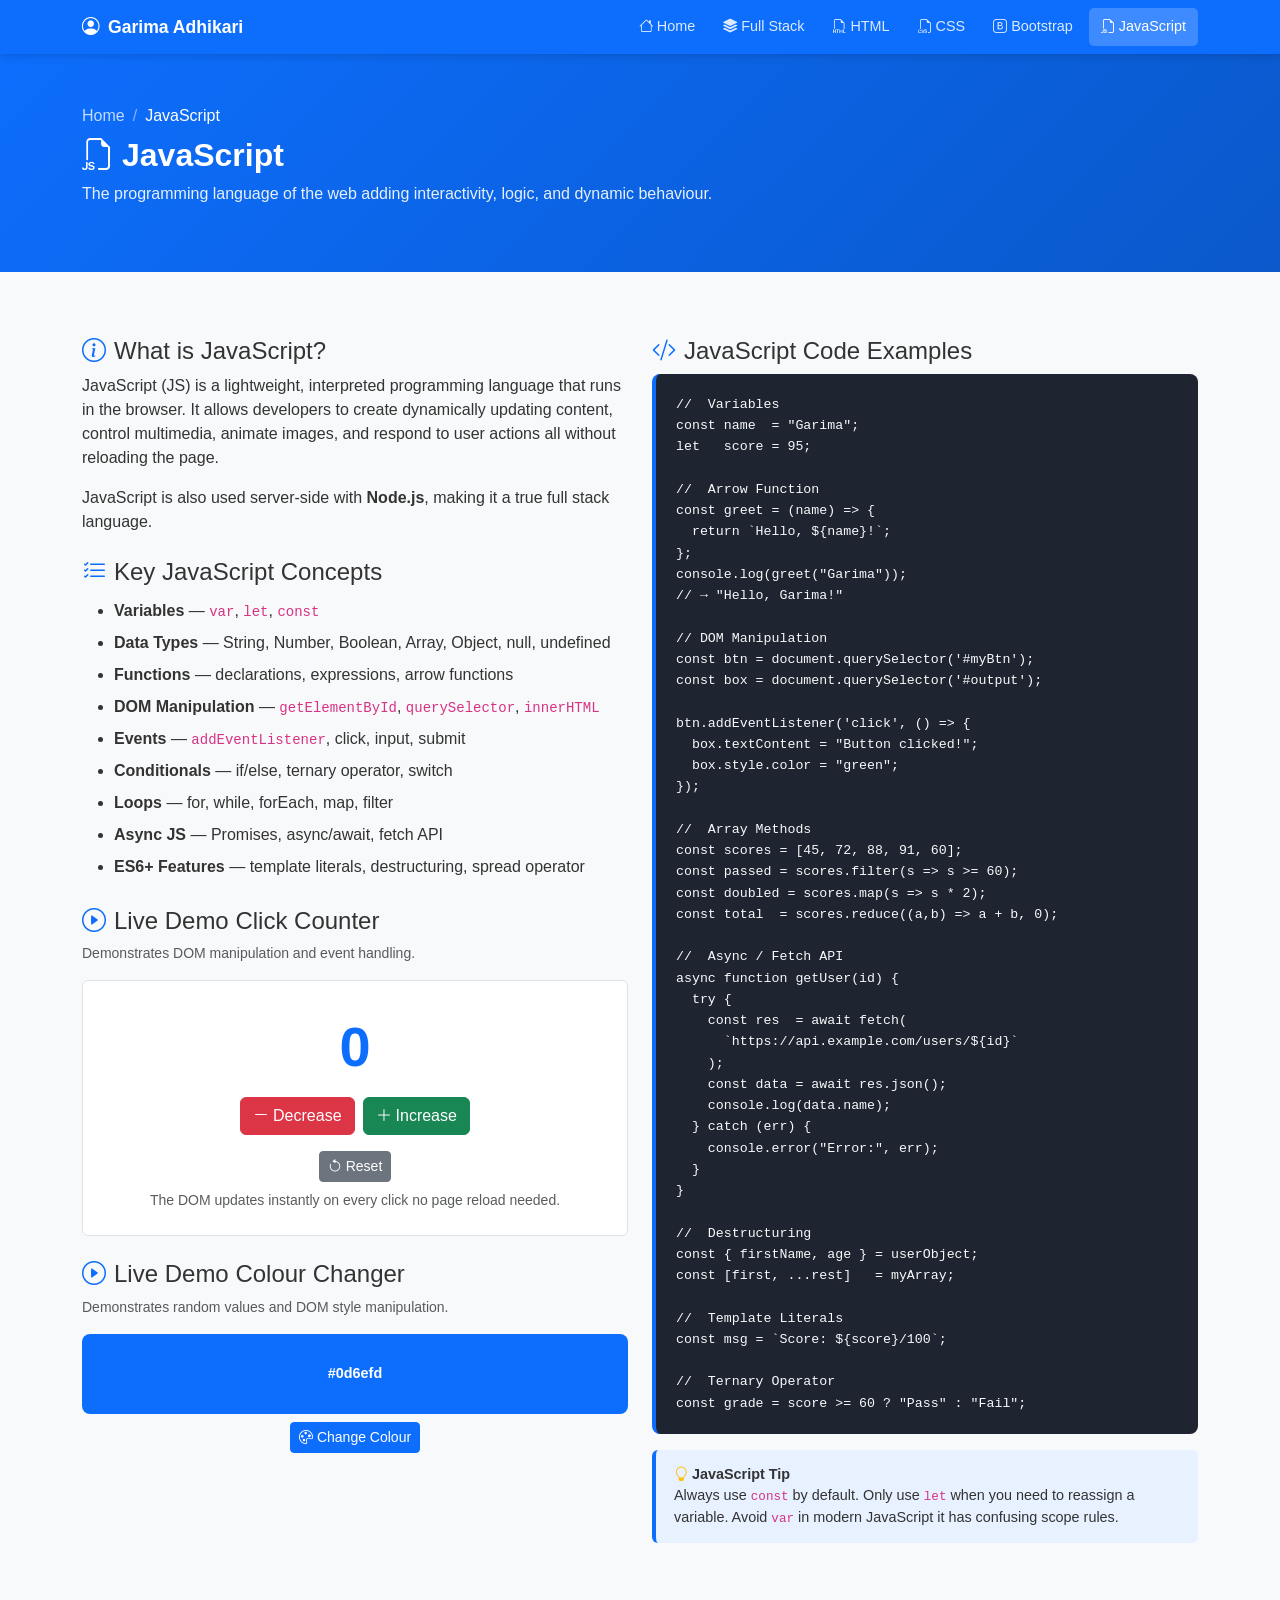
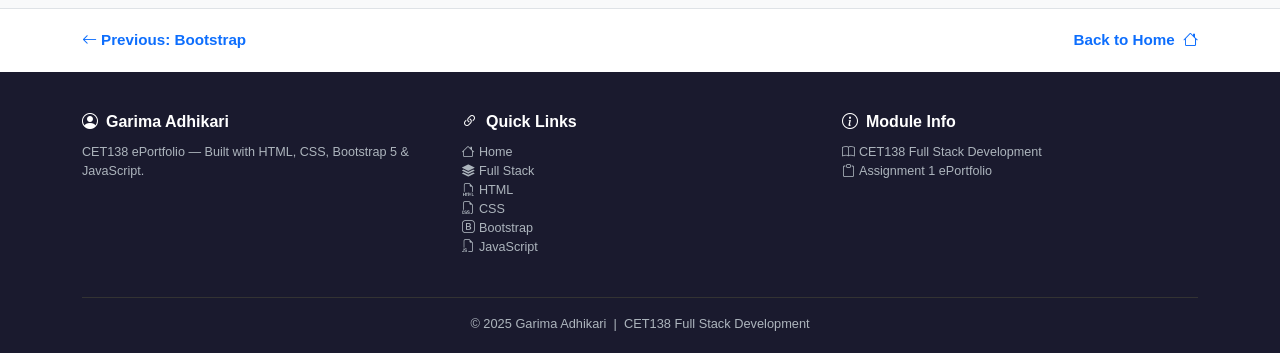
<file: javascript.html>
<!DOCTYPE html>
<html lang="en">
<head>
  <meta charset="UTF-8"/>
  <meta name="viewport" content="width=device-width, initial-scale=1.0"/>
  <title>JavaScript – ePortfolio</title>
  <link href="https://cdn.jsdelivr.net/npm/bootstrap@5.3.3/dist/css/bootstrap.min.css" rel="stylesheet"/>
  <link href="https://cdn.jsdelivr.net/npm/bootstrap-icons@1.11.3/font/bootstrap-icons.min.css" rel="stylesheet"/>
  <link href="style.css" rel="stylesheet"/>
</head>
<body>

<!-- NAVBAR -->
<nav class="navbar navbar-expand-lg">
  <div class="container">
    <a class="navbar-brand fw-bold" href="index.html"><i class="bi bi-person-circle me-2"></i>Garima Adhikari</a>
    <button class="navbar-toggler border-0" type="button" data-bs-toggle="collapse" data-bs-target="#navLinks">
      <i class="bi bi-list text-white fs-4"></i>
    </button>
    <div class="collapse navbar-collapse" id="navLinks">
      <ul class="navbar-nav ms-auto gap-1">
        <li class="nav-item"><a class="nav-link" href="index.html"><i class="bi bi-house me-1"></i>Home</a></li>
        <li class="nav-item"><a class="nav-link" href="fullstack.html"><i class="bi bi-stack me-1"></i>Full Stack</a></li>
        <li class="nav-item"><a class="nav-link" href="html.html"><i class="bi bi-filetype-html me-1"></i>HTML</a></li>
        <li class="nav-item"><a class="nav-link" href="css.html"><i class="bi bi-filetype-css me-1"></i>CSS</a></li>
        <li class="nav-item"><a class="nav-link" href="bootstrap.html"><i class="bi bi-bootstrap me-1"></i>Bootstrap</a></li>
        <li class="nav-item"><a class="nav-link active" href="javascript.html"><i class="bi bi-filetype-js me-1"></i>JavaScript</a></li>
      </ul>
    </div>
  </div>
</nav>

<!-- PAGE HERO -->
<div class="page-hero">
  <div class="container">
    <nav aria-label="breadcrumb">
      <ol class="breadcrumb mb-2">
        <li class="breadcrumb-item"><a href="index.html">Home</a></li>
        <li class="breadcrumb-item active">JavaScript</li>
      </ol>
    </nav>
    <h1><i class="bi bi-filetype-js me-2"></i>JavaScript</h1>
    <p>The programming language of the web adding interactivity, logic, and dynamic behaviour.</p>
  </div>
</div>

<!-- CONTENT -->
<section class="section">
  <div class="container">
    <div class="row g-4">
      <div class="col-lg-6">
        <h4><i class="bi bi-info-circle text-primary me-2"></i>What is JavaScript?</h4>
        <p>JavaScript (JS) is a lightweight, interpreted programming language that runs in the browser. It allows developers to create dynamically updating content, control multimedia, animate images, and respond to user actions all without reloading the page.</p>
        <p class="mt-2">JavaScript is also used server-side with <strong>Node.js</strong>, making it a true full stack language.</p>

        <h4 class="mt-4"><i class="bi bi-list-check text-primary me-2"></i>Key JavaScript Concepts</h4>
        <ul style="line-height:2;">
          <li><strong>Variables</strong> — <code>var</code>, <code>let</code>, <code>const</code></li>
          <li><strong>Data Types</strong> — String, Number, Boolean, Array, Object, null, undefined</li>
          <li><strong>Functions</strong> — declarations, expressions, arrow functions</li>
          <li><strong>DOM Manipulation</strong> — <code>getElementById</code>, <code>querySelector</code>, <code>innerHTML</code></li>
          <li><strong>Events</strong> — <code>addEventListener</code>, click, input, submit</li>
          <li><strong>Conditionals</strong> — if/else, ternary operator, switch</li>
          <li><strong>Loops</strong> — for, while, forEach, map, filter</li>
          <li><strong>Async JS</strong> — Promises, async/await, fetch API</li>
          <li><strong>ES6+ Features</strong> — template literals, destructuring, spread operator</li>
        </ul>

        <h4 class="mt-4"><i class="bi bi-play-circle text-primary me-2"></i>Live Demo Click Counter</h4>
        <p class="text-muted small">Demonstrates DOM manipulation and event handling.</p>
        <div class="border rounded p-4 text-center bg-white">
          <span id="counter-val">0</span>
          <div class="d-flex justify-content-center gap-2 mt-2">
            <button class="btn btn-danger" onclick="changeCount(-1)"><i class="bi bi-dash-lg me-1"></i>Decrease</button>
            <button class="btn btn-success" onclick="changeCount(1)"><i class="bi bi-plus-lg me-1"></i>Increase</button>
          </div>
          <button class="btn btn-secondary btn-sm mt-3" onclick="resetCount()"><i class="bi bi-arrow-counterclockwise me-1"></i>Reset</button>
          <p class="text-muted small mt-2 mb-0">The DOM updates instantly on every click no page reload needed.</p>
        </div>

        <h4 class="mt-4"><i class="bi bi-play-circle text-primary me-2"></i>Live Demo Colour Changer</h4>
        <p class="text-muted small">Demonstrates random values and DOM style manipulation.</p>
        <div class="text-center">
          <div id="colorBox" style="height:80px;background:#0d6efd;border-radius:8px;transition:background 0.4s;display:flex;align-items:center;justify-content:center;color:white;font-weight:bold;font-size:0.9rem;">#0d6efd</div>
          <button class="btn btn-primary btn-sm mt-2" onclick="changeColor()"><i class="bi bi-palette me-1"></i>Change Colour</button>
        </div>
      </div>

      <div class="col-lg-6">
        <h4><i class="bi bi-code-slash text-primary me-2"></i>JavaScript Code Examples</h4>
        <pre>//  Variables 
const name  = "Garima";
let   score = 95;

//  Arrow Function 
const greet = (name) => {
  return `Hello, ${name}!`;
};
console.log(greet("Garima"));
// → "Hello, Garima!"

// DOM Manipulation 
const btn = document.querySelector('#myBtn');
const box = document.querySelector('#output');

btn.addEventListener('click', () => {
  box.textContent = "Button clicked!";
  box.style.color = "green";
});

//  Array Methods 
const scores = [45, 72, 88, 91, 60];
const passed = scores.filter(s => s >= 60);
const doubled = scores.map(s => s * 2);
const total  = scores.reduce((a,b) => a + b, 0);

//  Async / Fetch API 
async function getUser(id) {
  try {
    const res  = await fetch(
      `https://api.example.com/users/${id}`
    );
    const data = await res.json();
    console.log(data.name);
  } catch (err) {
    console.error("Error:", err);
  }
}

//  Destructuring 
const { firstName, age } = userObject;
const [first, ...rest]   = myArray;

//  Template Literals 
const msg = `Score: ${score}/100`;

//  Ternary Operator 
const grade = score >= 60 ? "Pass" : "Fail";</pre>

        <div class="info-box mt-3">
          <strong><i class="bi bi-lightbulb text-warning me-1"></i>JavaScript Tip</strong><br/>
          Always use <code>const</code> by default. Only use <code>let</code> when you need to reassign a variable. Avoid <code>var</code> in modern JavaScript it has confusing scope rules.
        </div>
      </div>
    </div>
  </div>
</section>

<!-- PAGE NAV -->
<div class="page-nav">
  <div class="container d-flex justify-content-between">
    <a href="bootstrap.html"><i class="bi bi-arrow-left me-1"></i>Previous: Bootstrap</a>
    <a href="index.html">Back to Home <i class="bi bi-house ms-1"></i></a>
  </div>
</div>

<!-- FOOTER -->
<footer>
  <div class="container">
    <div class="row g-4">
      <div class="col-md-4"><h6><i class="bi bi-person-circle me-2"></i>Garima Adhikari</h6><p class="small">CET138 ePortfolio — Built with HTML, CSS, Bootstrap 5 &amp; JavaScript.</p></div>
      <div class="col-md-4">
        <h6><i class="bi bi-link-45deg me-2"></i>Quick Links</h6>
        <ul class="list-unstyled small">
          <li><a href="index.html"><i class="bi bi-house me-1"></i>Home</a></li>
          <li><a href="fullstack.html"><i class="bi bi-stack me-1"></i>Full Stack</a></li>
          <li><a href="html.html"><i class="bi bi-filetype-html me-1"></i>HTML</a></li>
          <li><a href="css.html"><i class="bi bi-filetype-css me-1"></i>CSS</a></li>
          <li><a href="bootstrap.html"><i class="bi bi-bootstrap me-1"></i>Bootstrap</a></li>
          <li><a href="javascript.html"><i class="bi bi-filetype-js me-1"></i>JavaScript</a></li>
        </ul>
      </div>
      <div class="col-md-4"><h6><i class="bi bi-info-circle me-2"></i>Module Info</h6><ul class="list-unstyled small"><li><i class="bi bi-book me-1"></i>CET138 Full Stack Development</li><li><i class="bi bi-clipboard me-1"></i>Assignment 1 ePortfolio</li></ul></div>
    </div>
    <div class="footer-bottom"><p class="mb-0">&copy; 2025 Garima Adhikari &nbsp;|&nbsp; CET138 Full Stack Development</p></div>
  </div>
</footer>

<button id="backToTop" onclick="window.scrollTo({top:0,behavior:'smooth'})"><i class="bi bi-arrow-up"></i></button>
<script src="https://cdn.jsdelivr.net/npm/bootstrap@5.3.3/dist/js/bootstrap.bundle.min.js"></script>
<script src="main.js"></script>
<script>
  let count = 0;
  const display = document.getElementById('counter-val');
  function changeCount(n) {
    count += n;
    display.textContent = count;
    display.style.color = count < 0 ? '#dc3545' : count === 0 ? '#0d6efd' : '#198754';
  }
  function resetCount() {
    count = 0;
    display.textContent = 0;
    display.style.color = '#0d6efd';
  }
  function changeColor() {
    const colors = ['#0d6efd','#dc3545','#198754','#fd7e14','#6610f2','#20c997','#0dcaf0','#d63384'];
    const pick = colors[Math.floor(Math.random() * colors.length)];
    const box = document.getElementById('colorBox');
    box.style.background = pick;
    box.textContent = pick;
  }
</script>
</body>
</html>
</file>
<file: style.css>
/* ── GLOBAL ── */
body {
  font-family: Arial, sans-serif;
  background-color: #f8f9fa;
  color: #333;
  scroll-behavior: smooth;
}

/* ── NAVBAR ── */
.navbar {
  background-color: #0d6efd;
  position: sticky;
  top: 0;
  z-index: 1000;
  box-shadow: 0 2px 8px rgba(0,0,0,0.15);
}
.navbar-brand { color: #fff !important; font-size: 1.1rem; }
.nav-link {
  color: rgba(255,255,255,0.85) !important;
  font-size: 0.9rem;
  padding: 8px 12px !important;
  border-radius: 5px;
  transition: background 0.2s;
}
.nav-link:hover,
.nav-link.active {
  background-color: rgba(255,255,255,0.2) !important;
  color: #fff !important;
}

/* ── HERO ── */
.hero {
  background: linear-gradient(135deg, #0d6efd 0%, #0a58ca 100%);
  color: white;
  padding: 90px 0 70px;
}
.hero h1 { font-size: 2.6rem; font-weight: bold; line-height: 1.2; }
.hero p  { font-size: 1.05rem; margin-top: 12px; opacity: 0.9; }
.hero-stats {
  background: rgba(255,255,255,0.15);
  border-radius: 10px;
  padding: 16px 24px;
  display: inline-block;
  margin-top: 20px;
}
.hero-stats span  { font-size: 1.4rem; font-weight: bold; display: block; }
.hero-stats small { font-size: 0.75rem; opacity: 0.85; }

/* ── PAGE HERO (inner pages) ── */
.page-hero {
  background: linear-gradient(135deg, #0d6efd 0%, #0a58ca 100%);
  color: white;
  padding: 50px 0;
}
.page-hero h1 { font-size: 2rem; font-weight: bold; }
.page-hero p  { opacity: 0.9; margin-top: 8px; }

/* ── BREADCRUMB ── */
.breadcrumb-item a { color: rgba(255,255,255,0.75); text-decoration: none; }
.breadcrumb-item.active { color: #fff; }
.breadcrumb-item + .breadcrumb-item::before { color: rgba(255,255,255,0.5); }

/* ── SECTION ── */
.section { padding: 65px 0; }
.section-title {
  font-size: 1.9rem;
  font-weight: bold;
  margin-bottom: 8px;
  color: #0d6efd;
}
.section-subtitle { color: #6c757d; font-size: 0.95rem; margin-bottom: 30px; }

/* ── CARDS ── */
.card {
  border: 1px solid #dee2e6;
  border-radius: 10px;
  box-shadow: 0 2px 8px rgba(0,0,0,0.06);
  height: 100%;
  transition: transform 0.2s, box-shadow 0.2s;
}
.card:hover { transform: translateY(-4px); box-shadow: 0 6px 18px rgba(0,0,0,0.1); }
.card-title { font-weight: bold; color: #0d6efd; }

/* ── CODE BLOCK ── */
pre {
  background-color: #1e2430;
  color: #f8f9fa;
  padding: 20px;
  border-radius: 8px;
  font-size: 0.83rem;
  overflow-x: auto;
  line-height: 1.6;
  border-left: 4px solid #0d6efd;
}

/* ── INFO BOX ── */
.info-box {
  background: #e7f1ff;
  border-left: 4px solid #0d6efd;
  border-radius: 6px;
  padding: 14px 18px;
  margin-top: 16px;
  font-size: 0.9rem;
}

/* ── TOPIC BADGE ── */
.topic-badge {
  display: inline-block;
  background: #e7f1ff;
  color: #0d6efd;
  border: 1px solid #b6d4fe;
  border-radius: 20px;
  padding: 4px 14px;
  font-size: 0.78rem;
  margin: 3px;
  font-weight: 600;
}

/* ── TIMELINE ── */
.timeline { border-left: 3px solid #0d6efd; padding-left: 20px; }
.timeline-item { margin-bottom: 20px; position: relative; }
.timeline-item::before {
  content: '';
  width: 12px; height: 12px;
  background: #0d6efd;
  border-radius: 50%;
  position: absolute;
  left: -27px; top: 5px;
}
.timeline-item h6 { font-weight: bold; color: #0d6efd; margin-bottom: 4px; }
.timeline-item p  { font-size: 0.88rem; color: #555; margin: 0; }

/* ── ACCORDION ── */
.accordion-button:not(.collapsed) { background-color: #e7f1ff; color: #0d6efd; }

/* ── SKILL BAR ── */
.skill-name { font-size: 0.88rem; font-weight: 600; margin-bottom: 4px; }
.progress { height: 10px; border-radius: 5px; margin-bottom: 12px; }

/* ── TABLE ── */
.table thead { background-color: #0d6efd; color: white; }

/* ── CSS BOX DEMO ── */
.css-box {
  width: 110px; height: 110px;
  background-color: #0d6efd;
  color: white;
  display: flex; align-items: center; justify-content: center;
  border-radius: 8px; font-weight: bold;
  transition: background-color 0.3s, transform 0.3s, border-radius 0.3s;
  cursor: pointer; font-size: 0.85rem; text-align: center;
}
.css-box:hover {
  background-color: #dc3545;
  transform: scale(1.15) rotate(5deg);
  border-radius: 50%;
}

/* ── COUNTER ── */
#counter-val {
  font-size: 3.5rem;
  font-weight: bold;
  color: #0d6efd;
  display: block;
}

/* ── NAV PAGES (prev/next) ── */
.page-nav {
  background: #fff;
  border-top: 1px solid #dee2e6;
  padding: 20px 0;
}
.page-nav a {
  color: #0d6efd;
  text-decoration: none;
  font-weight: 600;
  font-size: 0.95rem;
}
.page-nav a:hover { text-decoration: underline; }

/* ── FOOTER ── */
footer {
  background-color: #1a1a2e;
  color: #adb5bd;
  padding: 40px 0 20px;
  font-size: 0.9rem;
}
footer h6  { color: #fff; font-weight: bold; margin-bottom: 12px; }
footer a   { color: #adb5bd; text-decoration: none; }
footer a:hover { color: #fff; }
.footer-bottom {
  border-top: 1px solid #333;
  margin-top: 24px;
  padding-top: 16px;
  text-align: center;
  font-size: 0.8rem;
}

/* ── BACK TO TOP ── */
#backToTop {
  position: fixed; bottom: 24px; right: 24px;
  background: #0d6efd; color: white;
  border: none; border-radius: 50%;
  width: 44px; height: 44px;
  font-size: 1.2rem; cursor: pointer;
  box-shadow: 0 4px 12px rgba(0,0,0,0.2);
  display: none; z-index: 999;
  transition: background 0.2s;
}
#backToTop:hover { background: #0a58ca; }
</file>
